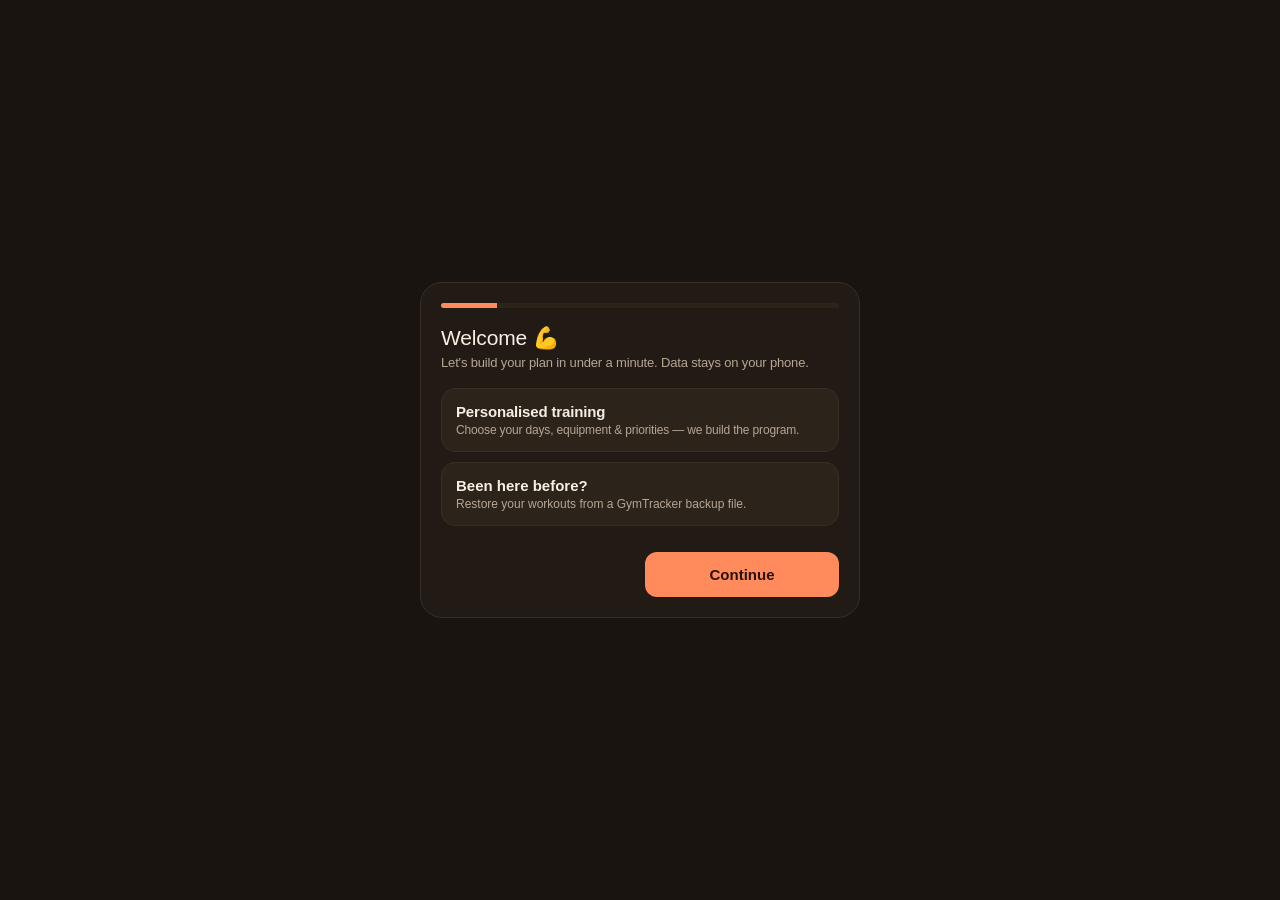
<file: files/index.html>
<!DOCTYPE html>
<html lang="en">
<head>
<meta charset="utf-8">
<meta name="viewport" content="width=device-width, initial-scale=1">
<meta name="referrer" content="no-referrer">
<meta http-equiv="Content-Security-Policy" content="default-src 'self'; script-src 'self' 'unsafe-inline'; style-src 'self' 'unsafe-inline'; img-src 'self' data: blob:; connect-src 'none'; media-src 'none'; object-src 'none'; frame-src 'none'; base-uri 'none'; form-action 'none'">
<title>Gym Tracker</title>
<link rel="stylesheet" href="css/app.css">
<script>try{if(window.GymNative&&GymNative.readLegacyWebPreferences){var __legacyPrefs=GymNative.readLegacyWebPreferences();if(__legacyPrefs){var __legacyMap=JSON.parse(__legacyPrefs);Object.keys(__legacyMap).forEach(function(k){localStorage.setItem(k,String(__legacyMap[k]));});GymNative.acknowledgeLegacyWebPreferences();}}}catch(e){}</script>
<script>try{var __t=localStorage.getItem("gymTheme");if(!__t){__t="dark";localStorage.setItem("gymTheme","dark");}document.documentElement.dataset.theme=__t;}catch(e){document.documentElement.dataset.theme="dark";}</script>
</head>
<body>

<div class="view" id="v-plan"></div>
<div class="view" id="v-recovery"></div>
<div class="view" id="v-workouts"></div>
<div class="view" id="v-exercises"></div>
<div class="view" id="v-stats"></div>
<div class="view" id="v-more"></div>

<nav class="bnav" id="bnav">
  <button data-v="plan"><span class="ic">🏋</span>Train</button>
  <button data-v="recovery"><span class="ic">♥</span>Recovery</button>
  <button data-v="stats"><span class="ic">📈</span>Progress</button>
  <button data-v="workouts"><span class="ic">📋</span>Plan</button>
  <button data-v="coach"><span class="ic">✦</span>Coach</button>
</nav>

<div class="logview" id="logView">
  <div class="loghd"><button class="bk" onclick="closeLog()">‹</button><div class="ti"><div class="a" id="logTitle">Workout</div><div class="b" id="logSub"></div></div><div class="sessclk" id="sessClock">0:00</div></div>
  <div class="logbody" id="logBody"></div>
  <div class="logfoot"><button class="btn" id="finishBtn" onclick="finishWorkout()">Finish Workout ✓</button></div>
</div>

<div class="chatview" id="chatView">
  <div class="loghd"><button class="bk" onclick="closeChat()">‹</button><div class="ti"><div class="a">✦ AI Coach</div><div class="b" id="chatSub">Powered by Claude</div></div><button class="bk" onclick="chatKeyMenu()">⋯</button></div>
  <div class="logbody" id="chatBody"></div>
  <div class="logfoot" id="chatFoot"></div>
</div>

<div class="timer" id="timer"><span class="lb">REST</span><span class="tt" id="timerT">1:30</span><span class="tact"><button class="add" id="timerSub">−15s</button><button class="add" id="timerAdd">+15s</button><button id="timerSkip">Skip</button></span></div>
<div class="toast" id="toast"></div>

<dialog id="inDlg"><div class="dh"><span id="inTitle">Input</span><button class="x" onclick="inDlg.close()">×</button></div><div class="db"><div class="fld"><label id="inLabel"></label><input id="inVal" style="text-align:left;font-weight:500;padding:0 12px"></div><div class="btnrow"><button id="inOk">OK</button></div></div></dialog>
<dialog id="swapDlg"><div class="dh"><span>Swap exercise</span><button class="x" onclick="swapDlg.close()">×</button></div><div class="db" id="swapBody"></div></dialog>
<dialog id="chartDlg"><div class="dh"><span id="chartTitle">Progress</span><button class="x" onclick="chartDlg.close()">×</button></div><div class="db" id="chartBody"></div></dialog>
<dialog id="plateDlg"><div class="dh"><span>Plate calculator</span><button class="x" onclick="plateDlg.close()">×</button></div><div class="db" id="plateBody"></div></dialog>
<dialog id="detDlg"><div class="dh"><span id="detTitle">Exercise</span><button class="x" onclick="detDlg.close()">×</button></div><div class="db" id="detBody"></div></dialog>
<dialog id="cuesDlg"><div class="dh"><span>Form cues</span><button class="x" onclick="cuesDlg.close()">×</button></div><div class="db" id="cuesBody"></div></dialog>
<dialog id="sumDlg"><div class="dh"><span>Workout complete 💪</span><button class="x" onclick="sumDlg.close()">×</button></div><div class="db" id="sumBody"></div></dialog>
<dialog id="bkDlg"><div class="dh"><span>Backup &amp; Restore</span><button class="x" onclick="bkDlg.close()">×</button></div><div class="db" id="bkBody"></div></dialog>
<dialog id="bwDlg"><div class="dh"><span>Bodyweight</span><button class="x" onclick="bwDlg.close()">×</button></div><div class="db" id="bwBody"></div></dialog>
<dialog id="prioDlg"><div class="dh"><span>Priorities</span><button class="x" onclick="prioDlg.close()">×</button></div><div class="db" id="prioBody"></div></dialog>
<dialog id="lvlDlg"><div class="dh"><span>Bench Angle Level</span><button class="x" onclick="closeLevel()">×</button></div>
  <div class="db">
    <div style="font-size:13px;color:#cfd8e3">Rest the phone <b>flat against the bench back-pad</b>, screen up. Updates live.<br><span style="color:var(--muted);font-size:12px">For incline chest, ~30° hits the upper chest most — past 45° the front delts take over (Rodríguez-Ridao et al., 2020).</span></div>
    <svg viewBox="0 0 240 138" style="width:100%;margin-top:8px"><path id="lvlArc" fill="none" stroke="#43434c" stroke-width="2"/><g id="lvlTicks"></g>
      <line id="lvlTarget" x1="30" y1="118" x2="30" y2="118" stroke="var(--gold)" stroke-width="3" stroke-dasharray="5 4"/>
      <line id="lvlNeedle" x1="30" y1="118" x2="30" y2="118" stroke="var(--accent)" stroke-width="5" stroke-linecap="round"/><circle cx="30" cy="118" r="6" fill="#f3f5f8"/></svg>
    <div style="text-align:center;font-size:54px;font-weight:800"><span id="lvlAngle">--</span><span style="font-size:28px;color:var(--muted)">°</span></div>
    <div id="lvlStatus" style="text-align:center;font-weight:700;color:var(--muted)">Reading sensor…</div>
    <div style="display:flex;align-items:center;justify-content:center;gap:8px;margin-top:14px"><span>Target</span><button id="tDec" class="mvbtn">−</button><span id="tVal" style="font-size:20px;font-weight:800;min-width:34px;text-align:center">30</span><span>°</span><button id="tInc" class="mvbtn">+</button></div>
    <div id="lvlMsg" style="text-align:center;color:var(--muted);font-size:12px;margin-top:10px;min-height:16px"></div>
  </div></dialog>

<div class="onb" id="onb"><div class="onbc"><div class="onbp"><div class="onbb" id="onbBar"></div></div><div class="onbs" id="onbStep"></div><div class="onbn"><button class="bk" id="onbBack">Back</button><button class="nx" id="onbNext">Continue</button></div></div></div>

<script src="js/lib/library.js"></script>
<script src="js/lib/program.js"></script>
<script src="js/core/00-util.js"></script>
<script src="js/core/01-native.js"></script>
<script src="js/core/02-state.js"></script>
<script src="js/core/02-storage.js"></script>
<script src="js/core/03-programs.js"></script>
<script src="js/core/04-history.js"></script>
<script src="js/features/09-smart-trainer.js"></script>
<script src="js/features/10-log.js"></script>
<script src="js/features/11-swap.js"></script>
<script src="js/features/12-coach.js"></script>
<script src="js/features/13-backup.js"></script>
<script src="js/features/14-onboarding.js"></script>
<script src="js/views/view-plan.js"></script>
<script src="js/views/view-recovery.js"></script>
<script src="js/views/view-workouts.js"></script>
<script src="js/views/view-exercises.js"></script>
<script src="js/views/view-stats.js"></script>
<script src="js/views/view-more.js"></script>
<script src="js/app.js"></script>
</body>
</html>
</file>
<file: files/css/app.css>
/* ===== Design tokens =====
 * Token VALUES live in the "Calm Coach" block further down (search for that heading) —
 * this file used to carry two full palettes (an earlier bronze/gold system here, plus
 * the green one below), left stacked after the redesign with the later block winning
 * the cascade. The dead bronze :root/[data-theme="dark"] blocks were removed entirely
 * so there's exactly one source of truth for color; only structural/layout rules for
 * .topbar/.bnav/.homeHero2/etc. remain here, refined by color/shape overrides below. */
*{box-sizing:border-box;-webkit-tap-highlight-color:transparent}
html,body{margin:0;background:var(--bg);color:var(--txt);font-family:-apple-system,BlinkMacSystemFont,"Segoe UI",Roboto,sans-serif;overflow-x:hidden}
body{padding-bottom:104px;background:var(--bg);min-height:100vh}
h1,h2,h3{margin:0}
.view{display:none}
.view.on{display:block}

/* ===== Top bar / shared segmented control / buttons ===== */
.topbar{position:sticky;top:0;z-index:18;background:var(--bg);padding:22px 18px 10px;display:flex;align-items:center;justify-content:space-between}
.topbar .t{font-size:22px;font-weight:500;letter-spacing:-.2px}
.topbar .r{color:var(--muted);font-weight:600;font-size:12px;letter-spacing:.5px}
main{padding:0 16px}
.seg{display:flex;background:var(--card2);border-radius:14px;padding:4px;margin:4px 16px 16px;border:1px solid var(--line)}
.seg button{flex:1;border:none;background:transparent;color:var(--muted);font-weight:600;font-size:14px;padding:11px;border-radius:11px}
.seg button.on{background:var(--card);color:var(--txt);box-shadow:0 1px 2px rgba(0,0,0,.06)}
.btn{display:block;width:100%;border:none;background:var(--grad);color:var(--ink);font-weight:500;font-size:16px;padding:16px;border-radius:14px}
.btn:active{transform:scale(.99)}
.btn.sec{background:var(--card2);color:var(--txt)}
.btn.ghost{background:transparent;border:1px solid var(--line);color:var(--txt)}

/* ===== Floating bottom nav ===== */
.bnav{position:fixed;left:14px;right:14px;bottom:14px;z-index:30;display:flex;justify-content:space-between;background:var(--card);border:1px solid var(--line);border-radius:22px;padding:10px 8px;box-shadow:0 4px 20px rgba(0,0,0,.06)}
.bnav button{flex:1;background:none;border:none;color:var(--muted);font-size:9px;font-weight:600;display:flex;flex-direction:column;align-items:center;gap:4px;letter-spacing:.3px}
.bnav button .ic{font-size:19px;line-height:1;width:38px;height:32px;display:flex;align-items:center;justify-content:center;border-radius:11px}
.bnav button.on{color:var(--txt)}

/* ===== Today / Plan: greeting, freshness, readiness/goal grids, resume, notes ===== */
.greet{display:flex;align-items:center;justify-content:space-between;padding:20px 18px 10px}
.greet .hi{font-size:13px;color:var(--muted);font-weight:500}
.greet .nm{font-size:24px;font-weight:500;letter-spacing:-.3px;margin-top:1px}
.coach{background:var(--info-bg);border:1px solid var(--info-line);color:var(--info-txt);font-weight:600;font-size:13px;padding:9px 14px;border-radius:99px;display:flex;align-items:center;gap:5px}
.resume{margin:0 16px 14px;background:var(--success-bg);border:1px solid var(--success-line);border-radius:16px;padding:13px 14px;display:flex;align-items:center;gap:12px}
.resume .txt{flex:1;min-width:0}.resume .a{font-weight:600;font-size:14px;color:var(--success-txt)}.resume .b{font-size:12px;color:var(--muted);margin-top:2px}
.resume button{border:none;border-radius:10px;background:var(--success-txt);color:var(--bg);font-weight:600;padding:10px 12px}
.heatgrid{display:grid;grid-template-columns:1fr 1fr;gap:10px;margin:8px 0 16px}
.heat{background:var(--card);border:1px solid var(--line);border-radius:14px;padding:11px}
.heat .top{display:flex;justify-content:space-between;font-size:12px;font-weight:600}.heat .bar{height:6px;background:var(--card2);border-radius:5px;overflow:hidden;margin-top:8px}.heat .fill{height:100%;border-radius:5px}
.insight{background:var(--info-bg);border:1px solid var(--info-line);border-radius:14px;padding:12px;margin:10px 0;color:var(--info-txt);font-size:13px;line-height:1.45}
.trainerBrief{margin:0 16px 12px;padding:12px;display:grid;grid-template-columns:34px 1fr auto;gap:10px;align-items:center;background:var(--card);border:1px solid var(--line);border-radius:14px}
.trainerMark{width:34px;height:34px;border-radius:10px;display:grid;place-items:center;background:var(--accent);color:var(--info-bg);font-size:11px;font-weight:900;letter-spacing:.5px}
.trainerTop{display:flex;align-items:center;gap:8px}.trainerTop b{font-size:14px}.trainerTop span{padding:3px 7px;border-radius:999px;background:var(--info-bg);color:var(--accent2);font-size:10px;font-weight:800;text-transform:uppercase;letter-spacing:.5px}
.trainerCopy{min-width:0}.trainerCopy p{margin:4px 0;font-size:12px;line-height:1.35;color:var(--txt)}.trainerCopy small{display:block;color:var(--muted);font-size:10px;white-space:nowrap;overflow:hidden;text-overflow:ellipsis}
.trainerBrief>button,.coachAsk{border:0;border-radius:10px;background:var(--accent);color:var(--info-bg);font-weight:800;padding:9px 11px}
.minirow{display:flex;gap:8px;flex-wrap:wrap;margin:8px 0}.minirow button{border:1px solid var(--line);background:var(--card2);color:var(--txt);border-radius:10px;padding:8px 10px;font-size:12px;font-weight:600}
.notesbox{width:100%;min-height:90px;background:var(--card2);border:1px solid var(--line);border-radius:12px;color:var(--txt);padding:10px;font-size:14px;resize:vertical}
.spark{display:flex;align-items:flex-end;gap:3px;height:42px;margin-top:8px}.spark span{flex:1;min-width:5px;background:var(--accent);border-radius:4px 4px 0 0;opacity:.85}
.photoGrid{display:grid;grid-template-columns:1fr 1fr;gap:10px;margin-top:10px}.photoGrid img{width:100%;aspect-ratio:3/4;object-fit:cover;border-radius:12px;border:1px solid var(--line);background:var(--card2)}
.goalgrid{display:grid;grid-template-columns:1fr 1fr;gap:10px}.goal{border:1px solid var(--line);background:var(--card);border-radius:14px;padding:12px;font-weight:600;font-size:13px}.goal.on{border-color:var(--accent);background:var(--card2);color:var(--accent)}
.readgrid{display:grid;grid-template-columns:1fr 1fr;gap:10px}.readgrid button{border:1px solid var(--line);background:var(--card2);color:var(--txt);border-radius:12px;padding:12px;font-weight:600}.readgrid button.on{border-color:var(--accent2);color:var(--accent2)}
.setup{background:var(--card2);border:1px dashed var(--line);border-radius:12px;padding:9px;margin-top:9px;color:var(--muted);font-size:12px}
.setup b{color:var(--accent2)}.setup button{float:right;border:none;background:transparent;color:var(--accent2);font-weight:600}

/* ===== Progress: bento stat cards ===== */
.bento{display:grid;grid-template-columns:1fr 1fr;gap:12px;margin-bottom:16px}
.bento .b{background:var(--card);border:1px solid var(--line);border-radius:18px;padding:16px}
.bento .b.wide{grid-column:1 / -1}
.bento .b .ic{font-size:20px;color:var(--muted)}
.bento .b .n{font-size:28px;font-weight:500;margin-top:8px;letter-spacing:-.5px}
.bento .b .l{font-size:12px;color:var(--muted);margin-top:2px}
.bento .b.hot{background:var(--grad);border:none;color:var(--ink)}.bento .b.hot .ic,.bento .b.hot .l{color:var(--ink);opacity:.75}

/* ===== Progress: History calendar ===== */
.calstats{display:flex;gap:8px;margin:4px 0 16px}
.calstats .c{flex:1;background:var(--card);border:1px solid var(--line);border-radius:14px;padding:12px;text-align:center}
.calstats .c b{display:block;font-size:19px;font-weight:500}
.calstats .c b.accent{color:var(--accent)}
.calstats .c span{font-size:10px;color:var(--muted);letter-spacing:.3px;text-transform:uppercase}
.calhd{display:flex;align-items:center;justify-content:space-between;margin:0 2px 10px}
.calhd .m{font-size:14px;font-weight:500}
.calhd button{border:none;background:transparent;color:var(--muted);font-size:15px;padding:6px}
.calwd{display:grid;grid-template-columns:repeat(7,1fr);gap:4px;font-size:10px;color:var(--muted);text-align:center;margin-bottom:6px;font-weight:500}
.calgrid{display:grid;grid-template-columns:repeat(7,1fr);gap:4px;margin-bottom:18px}
.calhint{margin:-6px 2px 18px;padding:10px 12px;border-radius:11px;background:var(--card2);color:var(--muted);font-size:12px;line-height:1.4;text-align:center}
.calday{aspect-ratio:1;border-radius:10px;display:flex;align-items:center;justify-content:center;font-size:12px;color:var(--muted)}
.calday.trained{background:var(--card2);color:var(--accent);font-weight:600;cursor:pointer}
.calday.trained:active{background:var(--accent);color:var(--ink)}
.calday.today{border:1.5px solid var(--accent)}
.calday.empty{visibility:hidden}

/* ===== Train/Workouts: featured + program grid ===== */
.featured{margin:2px 16px 18px;border-radius:16px;padding:20px;background:var(--card);border:1px solid var(--line)}
.featured .k{font-size:11px;font-weight:600;letter-spacing:1px;color:var(--accent);text-transform:uppercase}
.featured .nm{font-size:23px;font-weight:500;letter-spacing:-.3px;margin:5px 0 3px}
.featured .me{font-size:13px;color:var(--muted);margin-bottom:16px}
.featured .row{display:flex;gap:10px}
.featured button{flex:1;background:var(--grad);color:var(--ink);border:none;font-weight:500;padding:13px;border-radius:12px;font-size:14px}
.featured button.g{background:var(--card2);color:var(--txt)}
.seclabel{font-size:13px;color:var(--muted);font-weight:600;margin:0 18px 10px;letter-spacing:.2px}
.pgrid{display:grid;grid-template-columns:1fr 1fr;gap:12px;padding:0 16px}
.ptile{background:var(--card);border:1px solid var(--line);border-radius:18px;padding:16px;min-height:138px;display:flex;flex-direction:column;justify-content:space-between;position:relative}
.ptile.cur{border-color:var(--accent)}
.ptile .ico{font-size:30px}
.ptile .lvl{font-size:10px;font-weight:600;color:var(--accent2);letter-spacing:.5px;text-transform:uppercase}
.ptile .nm{font-size:15px;font-weight:600;line-height:1.12;margin-top:3px}
.ptile .dd{font-size:11px;color:var(--muted);margin-top:5px}
.ptile .tickcur{position:absolute;top:12px;right:12px;background:var(--accent);color:var(--ink);font-size:9px;font-weight:600;padding:3px 8px;border-radius:99px}

/* ===== Library/Exercises: search + muscle tiles ===== */
.searchbar{margin:2px 16px 16px;display:flex;align-items:center;gap:10px;background:var(--card);border:1px solid var(--line);border-radius:14px;padding:0 14px;height:48px}
.searchbar input{flex:1;background:none;border:none;color:var(--txt);font-size:15px;outline:none}
.searchbar .si{color:var(--muted);font-size:17px}
.mgrid{display:grid;grid-template-columns:1fr 1fr;gap:12px;padding:0 16px}
.mtile{border-radius:18px;padding:16px;min-height:100px;display:flex;flex-direction:column;justify-content:space-between;border:1px solid var(--line);background:var(--card)}
.mtile .ico{font-size:26px}
.mtile .a{font-size:15px;font-weight:600;margin-top:6px}
.mtile .b{font-size:11px;color:var(--muted);margin-top:1px}
.libfilter{display:flex;gap:7px;overflow-x:auto;margin:0 0 12px;padding-bottom:2px}
.libfilter button{flex:0 0 auto;border:1px solid var(--line);background:var(--card2);color:var(--txt);border-radius:99px;padding:8px 11px;font-size:12px;font-weight:600}
.libfilter button.on{border-color:var(--accent);color:var(--accent)}
.librarytag{font-size:10px;font-weight:600;color:var(--accent2);border:1px solid var(--accent2);border-radius:99px;padding:2px 7px;white-space:nowrap}

/* ===== Library muscle-detail list ===== */
.mrow{display:flex;align-items:center;gap:14px;padding:14px 0;border-bottom:1px solid var(--line)}
.mrow .mi{width:54px;height:54px;flex:0 0 54px;border-radius:13px;background:var(--card2);display:flex;align-items:center;justify-content:center;font-size:24px}
.mrow .mt{flex:1}.mrow .mt .a{font-size:16px;font-weight:600}.mrow .mt .b{font-size:12px;color:var(--muted);margin-top:2px;letter-spacing:.3px}
.mrow .ch{color:var(--muted);font-size:18px}

/* ===== Progress: stat cards + history rows ===== */
.stat3{display:flex;gap:10px;margin:6px 0 18px}
.stat3 .s{flex:1;background:var(--card);border:1px solid var(--line);border-radius:14px;padding:16px 8px;text-align:center}
.stat3 .s .ic{font-size:22px;color:var(--accent)}
.stat3 .s b{display:block;font-size:20px;margin-top:6px;font-weight:500}
.stat3 .s span{font-size:11px;color:var(--muted)}
.hitem{display:flex;justify-content:space-between;align-items:center;padding:13px;border:1px solid var(--line);border-radius:14px;margin-bottom:9px;background:var(--card)}
.hitem .d{font-weight:600;font-size:14px}.hitem .m{font-size:11px;color:var(--muted)}.hitem .v{text-align:right;font-size:12px;color:var(--accent)}

/* ===== More/Settings list ===== */
.slist{background:var(--card);border:1px solid var(--line);border-radius:16px;overflow:hidden;margin-bottom:16px}
.srow{display:flex;align-items:center;gap:16px;padding:16px 18px;border-bottom:1px solid var(--line)}
.srow:last-child{border-bottom:none}
.srow .si{color:var(--accent);font-size:19px;width:22px;text-align:center}
.srow .st{flex:1;font-size:15px}
.srow .sv{color:var(--muted);font-size:13px}
.empty{text-align:center;color:var(--muted);padding:40px 20px}
.empty .big{font-size:19px;font-weight:500;color:var(--txt);margin-bottom:6px}
/* theme toggle (segmented, reuses .seg visuals at a smaller scale within a settings row) */
.themeToggle{display:flex;background:var(--card2);border-radius:10px;padding:3px;gap:2px}
.themeToggle button{border:none;background:transparent;color:var(--muted);font-size:11px;font-weight:600;padding:6px 10px;border-radius:7px}
.themeToggle button.on{background:var(--card);color:var(--txt);box-shadow:0 1px 2px rgba(0,0,0,.08)}

/* ===== Log view (session) ===== */
.logview{position:fixed;inset:0;background:var(--bg);z-index:40;display:none;flex-direction:column}
.logview.on{display:flex}
.loghd{display:flex;align-items:center;gap:10px;padding:14px 14px 8px}
.loghd .bk{background:var(--card2);border:none;color:var(--txt);width:38px;height:36px;border-radius:10px;font-size:18px}
.loghd .ti{flex:1}.loghd .ti .a{font-size:16px;font-weight:600}.loghd .ti .b{font-size:12px;color:var(--muted)}
.logbody{flex:1;overflow:auto;padding:6px 14px 12px}
.logfoot{padding:10px 14px;border-top:1px solid var(--line);background:var(--bg)}
.ex{background:var(--card);border:1px solid var(--line);border-radius:16px;padding:13px;margin-bottom:12px}
.ex.done{border-color:var(--accent)}
.extop{display:flex;gap:12px;align-items:center}
.extop img{width:58px;height:58px;flex:0 0 58px;border-radius:12px;object-fit:cover;background:var(--card2);cursor:pointer}
.extop .meta{flex:1;min-width:0}.extop .nm{font-size:15px;font-weight:600;line-height:1.2}.extop .rp{color:var(--muted);font-size:12px;margin-top:3px}
.extop .swap{flex:0 0 auto;background:var(--card2);border:1px solid var(--line);color:var(--accent);width:38px;height:38px;border-radius:10px;font-size:17px}
.suggest{margin-top:10px;font-size:12.5px;color:var(--warn-txt);background:var(--warn-bg);border:1px dashed var(--warn-line);border-radius:10px;padding:9px 11px;display:flex;justify-content:space-between;align-items:center;gap:10px}
.suggest button{background:var(--warn-txt);color:var(--warn-bg);border:none;border-radius:8px;padding:7px 10px;font-weight:600;font-size:12px}

/* Coach tabs (Info / Drop set / Superset): one segmented control + one panel below,
   replacing what used to be 3 separately-stacked boxes. */
.dropauto{margin-top:10px;font-size:12.5px;color:var(--drop-txt);background:var(--drop-bg);border:1px dashed var(--drop-line);border-radius:10px;padding:9px 11px;display:flex;justify-content:space-between;align-items:center;gap:10px;line-height:1.4}
.dropauto b{color:var(--drop-txt)}
.dropauto button{flex:0 0 auto;background:var(--drop-line);color:var(--drop-txt);border:none;border-radius:8px;padding:7px 10px;font-weight:600;font-size:12px;white-space:nowrap}
.superauto{margin-top:10px;font-size:12.5px;color:var(--super-txt);background:var(--super-bg);border:1px dashed var(--super-line);border-radius:10px;padding:9px 11px;display:flex;justify-content:space-between;align-items:center;gap:10px;line-height:1.4}
.superauto b{color:var(--super-txt)}
.superauto button{flex:0 0 auto;background:var(--super-line);color:var(--super-txt);border:none;border-radius:8px;padding:7px 10px;font-weight:600;font-size:12px;white-space:nowrap}
.coachtabs{display:flex;background:var(--card2);border-radius:10px;padding:3px;gap:2px;margin-top:10px}
.coachtabs button{flex:1;border:none;background:transparent;color:var(--muted);font-size:11.5px;font-weight:600;padding:8px 0;border-radius:8px}
.coachtabs button.on{background:var(--card);color:var(--txt);box-shadow:0 1px 2px rgba(0,0,0,.08)}
.coachtabs+.lastbox,.coachtabs+.dropauto,.coachtabs+.superauto{margin-top:7px}

/* ===== Sets grid: rows, weight stepper, drop-set nesting ===== */
.sethead{display:flex;gap:8px;margin-top:12px;font-size:11px;color:var(--muted);font-weight:600}
.sethead .a{flex:0 0 22px;text-align:center}.sethead .b,.sethead .c{flex:1;text-align:center}.sethead .e{flex:0 0 46px;text-align:center}.sethead .d{flex:0 0 44px;text-align:center}
.sethead .tg{flex:0 0 42px;text-align:center}
.setrow{display:flex;gap:8px;align-items:center;margin-top:8px}
.setrow .no{flex:0 0 22px;text-align:center;color:var(--muted);font-weight:600;font-size:13px}
.setrow input{flex:1;min-width:0;height:42px;background:var(--card2);border:1px solid var(--line);border-radius:10px;color:var(--txt);text-align:center;font-size:16px;font-weight:600;outline:none}
.setrow input::-webkit-outer-spin-button,.setrow input::-webkit-inner-spin-button{-webkit-appearance:none;margin:0}
.setrow input::placeholder{color:var(--muted)}
.setrow .x{flex:0 0 auto;color:var(--muted)}
.setrow .ok{flex:0 0 42px;height:42px;border:1px solid var(--line);background:var(--card2);color:var(--muted);border-radius:10px;font-size:17px;font-weight:600}
.setrow .ok.on{background:var(--accent);border-color:var(--accent);color:var(--ink)}
.setrow .rir{flex:0 0 44px;height:42px;border:1px solid var(--line);background:var(--card2);color:var(--muted);border-radius:10px;font-size:14px;font-weight:600}
.setrow .rir.on{border-color:var(--accent2);color:var(--accent2)}
/* +/- weight stepper: overlaid inside the existing weight cell so it never widens the row */
.wstep{position:relative;flex:1;min-width:0}
.wstep input{width:100%;padding:0 24px}
.wstep .stp{position:absolute;top:1px;width:24px;height:40px;border:none;background:transparent;color:var(--accent2);font-size:17px;font-weight:600;display:flex;align-items:center;justify-content:center;line-height:1}
.wstep .stp.dn{left:0}
.wstep .stp.up{right:0}
.wstep .stp:active{color:var(--accent)}
.setrow.drop .sw,.setrow.drop .sr{border-color:var(--drop-line);background:var(--drop-bg)}
.setrow.drop .no{color:var(--drop-txt)}
.setrow.warmset .sw,.setrow.warmset .sr{border-color:var(--warn-line);background:var(--warn-bg)}
.setrow.warmset .no{color:var(--warn-txt)}
/* Nest the drop set visually under the set it drops from — closer spacing + a connecting
   left rule + slight indent, so it reads as "set -> dropset" rather than a new peer set. */
.setrow.drop{margin-top:3px;margin-left:11px;padding-left:8px;border-left:2px solid var(--drop-line)}
.setadj{display:flex;gap:8px;margin-top:8px}
.setadj button{flex:1;height:32px;border-radius:9px;border:1px solid var(--line);background:transparent;color:var(--muted);font-size:12px;font-weight:600}
.settag{flex:0 0 42px;height:42px;border:1px solid var(--line);background:var(--card2);color:var(--muted);border-radius:10px;font-size:10px;font-weight:700;letter-spacing:.25px}
.settag.work{color:var(--txt)}
.settag.warm{border-color:var(--warn-line);color:var(--warn-txt);background:var(--warn-bg)}
.settag.fail{border-color:var(--fail-line);color:var(--fail-txt);background:var(--fail-bg)}
.settag.drop{border-color:var(--drop-line);color:var(--drop-txt);background:var(--drop-bg)}
.settag.t40{border-color:var(--accent2);color:var(--accent2)}
.settag.lp{border-color:var(--gold);color:var(--gold)}

/* ===== Log view: volume bar, chips, warm-up box, superset block, misc ===== */
.vbar{margin:10px 2px}
.vbar .vl{display:flex;justify-content:space-between;font-size:13px;font-weight:600;margin-bottom:5px}
.vbar .vl .vn{color:var(--muted);font-weight:500}
.vbar .vt{height:8px;background:var(--card2);border-radius:6px;overflow:hidden}
.vbar .vf{height:100%;border-radius:6px;transition:width .3s}
.cprog{display:flex;align-items:center;gap:10px;background:var(--info-bg);border:1px solid var(--info-line);border-radius:14px;padding:11px 12px;margin:2px 0 12px}
.cprog .ci{font-size:20px}.cprog .ct{flex:1;font-size:14px;color:var(--info-txt)}.cprog .ct div{color:var(--muted);font-size:12px;margin-top:2px}
.cprog button{flex:0 0 auto;background:var(--info-txt);color:var(--info-bg);border:none;border-radius:10px;padding:9px 13px;font-weight:600;font-size:13px}
.loadwarn{background:var(--warn-bg);border:1px solid var(--warn-line);color:var(--warn-txt);border-radius:12px;padding:11px 13px;font-size:13px;margin-bottom:12px;line-height:1.45}
.addexbtn{width:100%;margin:8px 0 6px;height:46px;background:var(--card2);border:1px dashed var(--line);color:var(--accent2);border-radius:12px;font-weight:600;font-size:14px}
.msel{display:flex;flex-wrap:wrap;gap:6px;margin-bottom:10px}
.msel .mm{background:var(--card2);border:1px solid var(--line);color:var(--muted);border-radius:20px;padding:6px 12px;font-size:12px;font-weight:600}
.msel .mm.on{border-color:var(--accent2);color:var(--accent2)}
.sessclk{margin-left:auto;font-size:14px;font-weight:600;color:var(--accent2);background:var(--card2);border:1px solid var(--line);border-radius:20px;padding:6px 12px;white-space:nowrap}
.ssblock{margin-top:10px;border-left:3px solid var(--super-line);padding-left:11px}
.sshd{font-size:12px;font-weight:600;color:var(--super-txt);margin-bottom:4px;display:flex;align-items:center;gap:8px;letter-spacing:.2px}
.sshd button{margin-left:auto;background:none;border:none;color:var(--muted);font-size:11px;text-decoration:underline}
.intsug{margin-top:10px;font-size:12.5px;color:var(--muted);display:flex;flex-wrap:wrap;gap:8px;align-items:center}
.intsug button{background:var(--card2);border:1px solid var(--accent2);color:var(--accent2);border-radius:18px;padding:7px 11px;font-weight:600;font-size:12px}
.chips{display:flex;gap:6px;flex-wrap:wrap;margin-top:10px}
.chip{font-size:11.5px;font-weight:500;background:var(--card2);border:1px solid var(--line);color:var(--txt);border-radius:99px;padding:6px 10px}
.chip b{color:var(--accent)} .chip.gold{border-color:var(--warn-line);color:var(--gold)}
.warm{margin-top:9px;font-size:12.5px;color:var(--success-txt);background:var(--success-bg);border:1px dashed var(--success-line);border-radius:10px;padding:9px;display:none}
.warm.on{display:block}.warm div{margin:3px 0}
.ttquick{display:flex;gap:7px;flex-wrap:wrap;margin-top:10px}
.ttquick button{border:1px solid var(--line);background:var(--card2);color:var(--txt);border-radius:9px;padding:7px 9px;font-size:11.5px;font-weight:600}
.logcoach{margin:0 0 12px;background:var(--info-bg);border:1px solid var(--info-line);border-radius:14px;padding:11px;color:var(--info-txt);font-size:12.5px;line-height:1.4}
.lastbox{margin:9px 0 0;background:var(--card2);border:1px solid var(--line);border-radius:12px;padding:9px 10px;color:var(--txt);font-size:12px;line-height:1.35}
.lastbox b{color:var(--accent2)}
.lastbox .muted{color:var(--muted)}
.ex.skipped,.ex.removed{opacity:.7;border-style:dashed}
.ex.skipped .sethead,.ex.skipped .setrow,.ex.skipped .setadj,.ex.skipped .chips,.ex.skipped .warm,.ex.skipped .intsug,.ex.skipped .suggest,.ex.skipped .lastbox,.ex.skipped .ttquick,.ex.skipped .setup,.ex.skipped .dropauto,.ex.skipped .superauto,
.ex.removed .sethead,.ex.removed .setrow,.ex.removed .setadj,.ex.removed .chips,.ex.removed .warm,.ex.removed .intsug,.ex.removed .suggest,.ex.removed .lastbox,.ex.removed .ttquick,.ex.removed .setup,.ex.removed .dropauto,.ex.removed .superauto{display:none}
.skipbox{margin-top:10px;border:1px solid var(--line);background:var(--card2);border-radius:12px;padding:10px;color:var(--muted);font-size:12px;display:flex;align-items:center;justify-content:space-between;gap:10px}
.skipbox b{color:var(--txt)}
.skipbox button,.exactions button{border:1px solid var(--line);background:var(--card2);color:var(--txt);border-radius:10px;padding:8px 10px;font-size:12px;font-weight:700}
.exactions{display:flex;gap:8px;flex-wrap:wrap;margin-top:10px}
.exactions button[data-act=skip]{color:var(--warn-txt);border-color:var(--warn-line)}
.exactions button[data-act=remove]{color:var(--fail-txt);border-color:var(--fail-line)}

/* ===== Rest timer / toast ===== */
/* Rest timer chip: compact pill pinned top-right just under the log header — far away
   from every tappable control (the old floating bar hovered near the Finish button and
   caused real mis-taps). Tap the chip to reveal +15s / Skip; it auto-collapses. */
.timer{position:fixed;top:62px;right:10px;opacity:0;pointer-events:none;transition:.25s;background:var(--card);border:1.5px solid var(--accent);border-radius:14px;padding:8px 12px;display:flex;align-items:center;gap:8px;z-index:55;box-shadow:0 4px 14px rgba(0,0,0,.14)}
.timer.on{opacity:1;pointer-events:auto}
.timer .tt{font-size:17px;font-weight:700}
.timer .lb{font-size:10px;color:var(--muted);font-weight:700;letter-spacing:.4px}
.timer .tact{display:none;gap:8px;margin-left:4px}
.timer.open .tact{display:flex}
.timer button{background:var(--card2);border:1px solid var(--line);color:var(--txt);border-radius:10px;padding:7px 11px;font-weight:600}
.timer .add{background:var(--accent);color:var(--ink);border:none}
.toast{position:fixed;bottom:150px;left:50%;transform:translateX(-50%);background:var(--txt);color:var(--bg);padding:10px 16px;border-radius:99px;font-size:13px;opacity:0;transition:.25s;pointer-events:none;z-index:80}
.toast.on{opacity:1}

/* ===== AI Coach chat ===== */
.chatview{position:fixed;inset:0;background:var(--bg);z-index:45;display:none;flex-direction:column}
.chatview.on{display:flex}
.cmsg{max-width:84%;padding:11px 14px;border-radius:16px;margin-bottom:10px;font-size:14px;line-height:1.5;white-space:pre-wrap}
.cmsg.user{margin-left:auto;background:var(--grad);color:var(--ink);border-bottom-right-radius:5px}
.cmsg.ai{margin-right:auto;background:var(--card);border:1px solid var(--line);border-bottom-left-radius:5px}
.cmsg.ai b{color:var(--accent2)}
.ctyping{margin-right:auto;color:var(--muted);font-size:13px;padding:6px 4px}
.cwelcome{text-align:center;color:var(--muted);padding:18px 10px 8px}
.cwelcome .big{font-size:18px;font-weight:500;color:var(--txt);margin-bottom:6px}
.csugs{display:flex;flex-wrap:wrap;gap:8px;justify-content:center;margin-top:14px}
.csug{background:var(--card2);border:1px solid var(--line);color:var(--txt);border-radius:99px;padding:9px 13px;font-size:13px;font-weight:500}
.cinput{display:flex;gap:8px;align-items:flex-end}
.cinput textarea{flex:1;min-height:46px;max-height:120px;height:46px;background:var(--card);border:1px solid var(--line);border-radius:16px;color:var(--txt);padding:12px 14px;font-size:15px;font-family:inherit;outline:none;resize:none}
.cinput .send{flex:0 0 auto;width:46px;height:46px;border-radius:14px;border:none;background:var(--grad);color:var(--ink);font-size:18px;font-weight:600}
.cinput .send:disabled{opacity:.5}
.coachgrid{display:grid;grid-template-columns:1fr 1fr;gap:10px;margin:10px 0 14px}
.coachcard{background:var(--card);border:1px solid var(--line);border-radius:14px;padding:12px}
.coachcard.wide{grid-column:1/-1}
.coachcard .k{font-size:10px;color:var(--muted);font-weight:600;text-transform:uppercase;letter-spacing:.5px}
.coachcard .v{font-size:22px;font-weight:500;margin-top:4px}
.coachcard .s{font-size:12px;color:var(--muted);margin-top:3px;line-height:1.35}
.coachline{display:flex;align-items:center;justify-content:space-between;gap:8px;background:var(--card2);border:1px solid var(--line);border-radius:12px;padding:10px 11px;margin:8px 0;font-size:13px}
.coachline b{color:var(--accent2)}

/* ===== Confetti / dialogs / option rows / plate calc / demo images ===== */
.confetti{position:fixed;top:-12px;width:9px;height:14px;z-index:90;border-radius:2px;pointer-events:none}
dialog{background:var(--card);color:var(--txt);border:1px solid var(--line);border-radius:18px;max-width:94vw;width:400px;padding:0}
dialog::backdrop{background:rgba(0,0,0,.5)}
.dh{display:flex;justify-content:space-between;align-items:center;padding:15px 16px;border-bottom:1px solid var(--line);font-weight:600}
.dh .x{background:none;border:none;color:var(--muted);font-size:20px}
.db{padding:15px 16px;max-height:66vh;overflow:auto;font-size:14px;line-height:1.55}
.db p{margin:0 0 11px}.db b{color:var(--accent)}
.opt{display:flex;gap:12px;align-items:center;padding:10px;border:1px solid var(--line);border-radius:12px;margin-bottom:9px;background:var(--card2)}
.opt.cur{border-color:var(--accent)}
.opt img{width:52px;height:52px;border-radius:9px;object-fit:cover;background:var(--card);flex:0 0 52px}
.opt .o{flex:1;min-width:0}.opt .o .t{font-size:14px;font-weight:600}.opt .o .s{font-size:11px;color:var(--muted)}
.opt .tag{font-size:10px;font-weight:600;color:var(--accent);border:1px solid var(--accent);border-radius:99px;padding:2px 7px}

/* body-heatmap: which muscles a workout day / program trains, front + back */
.bodyhm{display:flex;gap:16px;justify-content:center;margin:12px 0}
.bodyhm .bhFig{display:flex;flex-direction:column;align-items:center;gap:4px}
.bodyhm svg{width:60px;height:auto;overflow:visible}
.bodyhm .bhLbl{font-size:10px;color:var(--muted);text-transform:uppercase;letter-spacing:.5px;font-weight:700}
.bodyhm .base{fill:var(--card2);stroke:var(--line);stroke-width:1}
.bodyhm .reg{fill:var(--card2);stroke:var(--line);stroke-width:1;transition:fill .2s,stroke .2s}
.bodyhm .reg.on{fill:var(--accent);stroke:var(--accent)}
.opt .pvbtn{flex:0 0 auto;border:1px solid var(--accent2);background:var(--info-bg);color:var(--accent2);border-radius:10px;padding:8px 10px;font-size:12px;font-weight:700}
textarea{width:100%;height:110px;background:var(--card2);color:var(--txt);border:1px solid var(--line);border-radius:10px;padding:10px;font-size:12px;font-family:monospace}
.btnrow{display:flex;gap:10px;margin-top:10px}.btnrow button{flex:1;padding:12px;border-radius:11px;border:none;font-weight:600;background:var(--accent);color:var(--ink)}
.btnrow button.s{background:var(--card2);color:var(--txt);border:1px solid var(--line)}
.plate{display:inline-flex;align-items:center;justify-content:center;color:#fff;font-weight:600;font-size:12px;border-radius:6px;padding:6px 9px;margin:3px}
.detimg{width:100%;border-radius:14px;background:var(--card2);max-height:46vh;object-fit:contain}
.demowrap{position:relative}
.demobadge{position:absolute;top:10px;left:10px;background:rgba(0,0,0,.6);color:#fff;font-size:11px;font-weight:600;padding:4px 10px;border-radius:20px;letter-spacing:.5px;display:flex;align-items:center;gap:5px}
.demobadge::before{content:"";width:7px;height:7px;border-radius:50%;background:var(--fail-txt);animation:blink 1.4s infinite}
@keyframes blink{0%,100%{opacity:1}50%{opacity:.25}}
.democtl{position:absolute;right:10px;bottom:10px;display:flex;gap:7px;z-index:2}
.democtl button{border:1px solid rgba(255,255,255,.22);background:rgba(0,0,0,.6);color:#fff;border-radius:999px;padding:7px 10px;font-size:12px;font-weight:700}
.demowrap.paused .demobadge{background:rgba(0,0,0,.45)}
.demowrap.paused .demobadge::before{background:var(--gold);animation:none}

/* ===== Anatomy mini diagram ===== */
.anatsvg{width:30px;height:58px}
.anatsvg .mu{fill:var(--line)}.anatsvg .mu.on{fill:var(--accent)}
.anatsvg .bd{fill:var(--card2)}

/* ===== Onboarding ===== */
.onb{position:fixed;inset:0;z-index:200;background:var(--bg);display:none;align-items:center;justify-content:center;padding:16px}
.onb.on{display:flex}
.onbc{width:100%;max-width:440px;background:var(--card);border:1px solid var(--line);border-radius:22px;padding:20px;max-height:94vh;display:flex;flex-direction:column}
.onbp{height:5px;background:var(--card2);border-radius:99px;overflow:hidden;margin-bottom:18px}
.onbb{height:100%;background:var(--accent);width:20%;transition:.3s}
.onbs{overflow:auto;flex:1}.onbs h2{font-size:21px;font-weight:500;margin-bottom:4px}.onbs .sub{color:var(--muted);font-size:13px;margin-bottom:16px;line-height:1.4}
.onbn{display:flex;gap:10px;margin-top:16px}.onbn button{flex:1;padding:14px;border-radius:12px;border:none;font-weight:600;font-size:15px}
.onbn .nx{background:var(--grad);color:var(--ink)}.onbn .bk{background:var(--card2);color:var(--muted)}
.fld{margin-bottom:14px}.fld label{display:block;font-size:12px;color:var(--muted);margin-bottom:6px}
.fld input{width:100%;height:46px;background:var(--card2);border:1px solid var(--line);border-radius:12px;color:var(--txt);font-size:17px;font-weight:600;text-align:center;outline:none}
.fld input::-webkit-outer-spin-button,.fld input::-webkit-inner-spin-button{-webkit-appearance:none;margin:0}
.segm{display:flex;gap:8px}.segm button{flex:1;height:44px;border-radius:12px;border:1px solid var(--line);background:var(--card2);color:var(--muted);font-weight:600}.segm button.on{background:var(--grad);color:var(--ink);border-color:var(--grad)}
.obo{text-align:left;width:100%;padding:14px;border-radius:14px;border:1px solid var(--line);background:var(--card2);color:var(--txt);margin-bottom:10px}
.obo.on{border-color:var(--accent);background:var(--info-bg)}
.obo .t{font-size:15px;font-weight:600}.obo .d{font-size:12px;color:var(--muted);margin-top:3px}
.bmi{background:var(--card2);border:1px solid var(--line);border-radius:12px;padding:12px;text-align:center}.bmi b{font-size:22px}.bmi span{font-size:12px;color:var(--muted)}

/* ===== Progress: PR rows, program-audit grid ===== */
.prow{display:flex;align-items:center;gap:10px;padding:9px 10px;border:1px solid var(--line);border-radius:12px;background:var(--card);margin-bottom:8px}
.prow .rk{width:26px;height:26px;flex:0 0 26px;border-radius:50%;background:var(--card2);color:var(--txt);font-weight:600;font-size:12px;display:flex;align-items:center;justify-content:center}
.prow .rk.hot{background:var(--accent);color:var(--ink)}.prow .rk.cold{background:var(--card2);color:var(--muted)}
.prow .pn{flex:1;font-size:14px;font-weight:600}
.prow .mv{width:40px;height:36px;border-radius:9px;border:1px solid var(--line);background:var(--card2);color:var(--txt);font-size:15px;font-weight:600}
.prow .mv:disabled{opacity:.28}
.prow2{display:flex;justify-content:space-between;align-items:center;gap:10px;padding:12px;border:1px solid var(--line);border-radius:12px;background:var(--card);margin-bottom:9px}
.prow2 .pn{font-size:14px;font-weight:600;flex:1;min-width:0}
.prow2 .pn span{display:block;color:var(--muted);font-size:11px;font-weight:400;margin-top:2px}
.prow2 .pn .nb{display:inline-block;background:var(--accent);color:var(--ink);font-size:9px;font-weight:600;padding:1px 6px;border-radius:10px;margin-left:6px;vertical-align:middle}
.prow2 .pv{text-align:right;white-space:nowrap;font-size:14px}
.prow2 .pv b{color:var(--accent);font-size:15px;font-weight:600}
.prow2 .pv span{display:block;color:var(--muted);font-size:11px}
.auditgrid{display:grid;grid-template-columns:1fr 1fr;gap:9px;margin-top:10px}
.audit{background:var(--card);border:1px solid var(--line);border-radius:13px;padding:10px}
.audit.ok{border-color:var(--success-line)}.audit.low{border-color:var(--warn-line)}.audit.high{border-color:var(--fail-line)}
.audit .m{display:flex;justify-content:space-between;font-size:12px;font-weight:600}.audit .s{font-size:11px;color:var(--muted);margin-top:4px}
.audit .bar{height:6px;background:var(--card2);border-radius:99px;overflow:hidden;margin-top:8px}.audit .fill{height:100%;background:var(--accent2);border-radius:99px}
.startcta{margin:0 16px 14px;border:1px solid var(--line);background:var(--card);color:var(--txt);border-radius:18px;padding:14px}
.startcta button{width:100%;min-height:54px;border:none;border-radius:13px;background:var(--grad);color:var(--ink);font-size:16px;font-weight:500}
.startcta .sub{margin-top:8px;color:var(--muted);font-size:12px;font-weight:600;text-align:center}

/* ===== Home v2 (Today tab) ===== */
.home2{padding:0 0 18px}
.homebar{display:flex;align-items:center;justify-content:space-between;gap:12px;padding:22px 16px 8px}
.homehello{font-size:12px;color:var(--muted);font-weight:500;line-height:1.2}
.hometitle{font-size:23px;font-weight:500;letter-spacing:-.2px;margin-top:2px;line-height:1.1}
.homeCoach{flex:0 0 auto;border:1px solid var(--info-line);background:var(--info-bg);color:var(--info-txt);height:38px;padding:0 14px;border-radius:11px;font-size:12px;font-weight:600}
.homeResume2{margin:0 16px 10px;background:var(--success-bg);border:1px solid var(--success-line);border-radius:14px;padding:11px 12px;display:flex;align-items:center;gap:10px}
.homeResume2 .txt{flex:1;min-width:0}.homeResume2 .a{font-size:13px;font-weight:600;color:var(--success-txt)}.homeResume2 .b{font-size:12px;color:var(--muted);margin-top:2px;white-space:nowrap;overflow:hidden;text-overflow:ellipsis}
.homeResume2 button{border:1px solid var(--line);background:var(--card2);color:var(--txt);border-radius:10px;padding:8px 10px;font-size:12px;font-weight:600}
.homeResume2 button.primary{border:none;background:var(--success-txt);color:var(--success-bg)}
.homeHero2{margin:6px 16px 10px;border:1px solid var(--line);background:var(--card);border-radius:18px;padding:18px}
.homeHero2.rest{background:var(--card);border-color:var(--line)}
.homeHeroTop{display:flex;align-items:flex-start;gap:14px}
.homeHeroText{flex:1;min-width:0}
.homeEyebrow{font-size:11px;color:var(--accent);font-weight:600;text-transform:uppercase;letter-spacing:.3px;white-space:nowrap;overflow:hidden;text-overflow:ellipsis}
.homeHeroTitle{font-size:20px;font-weight:500;line-height:1.15;letter-spacing:-.2px;margin:5px 0 4px}
.homeHeroSub{color:var(--muted);font-size:13px;line-height:1.35;margin:0}
.homeProgress{position:relative;flex:0 0 58px;width:58px;height:58px}
.homeProgress svg{width:58px;height:58px;display:block}
.homeProgress .num{position:absolute;inset:0;display:flex;align-items:center;justify-content:center;flex-direction:column;font-size:15px;font-weight:600}
.homeProgress .num span{font-size:8px;color:var(--muted);font-weight:500;margin-top:1px}
.homePills{display:flex;gap:6px;flex-wrap:wrap;margin-top:13px}
.homePill{border:1px solid var(--line);background:var(--card2);color:var(--muted);border-radius:999px;padding:6px 9px;font-size:11px;font-weight:600;line-height:1}
.homeDivider{height:1px;background:var(--line);margin:16px 0}
.homeStart2{width:100%;height:50px;margin-top:0;border:none;border-radius:12px;background:var(--grad);color:var(--ink);font-size:15px;font-weight:500}
.homeStart2.secondary{background:var(--card2);color:var(--txt);border:1px solid var(--line)}
.homeActions2{display:grid;grid-template-columns:repeat(4,minmax(0,1fr));gap:8px;padding:0 16px 12px}
.homeActions2 button{height:40px;border:1px solid var(--line);background:var(--card);color:var(--txt);border-radius:11px;font-size:11px;font-weight:600;white-space:nowrap;overflow:hidden;text-overflow:ellipsis}
.homeActions2.compact{grid-template-columns:repeat(3,minmax(0,1fr));padding-top:2px;padding-bottom:18px}
.homeActions2.compact button{display:flex;align-items:center;justify-content:center;gap:6px;height:38px;color:var(--muted)}
.homeActions2 button:active,.homeStart2:active,.homeDay:active,.homeEx2:active{transform:scale(.99)}
.homeWeek2{display:flex;gap:6px;padding:4px 16px 16px}
.homeDay{flex:1;min-width:0;height:56px;border:none;background:transparent;text-align:center;display:flex;flex-direction:column;align-items:center;justify-content:center;gap:5px}
.homeDay .wd{font-size:10px;color:var(--muted);font-weight:500;line-height:1}
.homeDay .dt{font-size:12px;font-weight:600;line-height:1;width:26px;height:26px;border-radius:50%;display:flex;align-items:center;justify-content:center;color:var(--txt)}
.homeDay .pip{display:none}
.homeDay.train .dt{background:var(--card2)}
.homeDay.sel .dt{background:var(--grad);color:var(--ink)}
.homeDay.today:not(.sel) .dt{border:1.5px solid var(--accent)}
.homeMain2{padding:0 16px}
.homeSectionHead{display:flex;align-items:flex-end;justify-content:space-between;gap:12px;margin:2px 0 10px}
.homeSectionHead h3{font-size:15px;font-weight:500;letter-spacing:0}
.homeSectionHead p{margin:3px 0 0;color:var(--muted);font-size:12px}
.homeToggle{flex:0 0 auto;border:1px solid var(--line);background:var(--card2);color:var(--accent2);height:32px;border-radius:9px;padding:0 10px;font-size:11px;font-weight:600}
.homeExList{display:grid;gap:0}
.homeEx2{border:none;border-bottom:1px solid var(--line);background:transparent;border-radius:0;padding:12px 0;display:flex;align-items:center;gap:12px;min-height:0}
.homeExList .homeEx2:last-child{border-bottom:none}
.homeEx2.done{border-color:var(--line)}
.homeExNum{width:26px;height:26px;flex:0 0 26px;border-radius:8px;background:var(--card2);display:flex;align-items:center;justify-content:center;color:var(--muted);font-size:11px;font-weight:600}
.homeEx2.done .homeExNum{background:var(--accent);color:var(--ink)}
.homeExThumb{width:44px;height:44px;flex:0 0 44px;border-radius:10px;object-fit:cover;background:var(--card2)}
.homeExMid{flex:1;min-width:0}.homeExMid .nm{font-size:14px;font-weight:600;line-height:1.18;white-space:nowrap;overflow:hidden;text-overflow:ellipsis}.homeExMid .meta{font-size:12px;color:var(--muted);margin-top:3px;white-space:nowrap;overflow:hidden;text-overflow:ellipsis}
.homeExView{flex:0 0 auto;color:var(--muted);font-size:14px}
.homeRestBox{border:1px solid var(--info-line);background:var(--info-bg);border-radius:14px;padding:14px;color:var(--info-txt);font-size:13px;line-height:1.45}
@media(max-width:370px){
  .homeActions2{grid-template-columns:repeat(2,minmax(0,1fr))}
  .homeHeroTitle{font-size:18px}.homeHeroTop{gap:10px}.homeProgress{flex-basis:50px;width:50px;height:50px}.homeProgress svg{width:50px;height:50px}.homeExThumb{display:none}
}

/* ===== Calm Coach design system ===== */
/* "Spotter" palette. Warm paper ground, ONE friendly orange reserved for ACTIONS (buttons,
   the active tab, kickers) and three honest state colours that never take the action role —
   so orange always means "you can tap this" and never "careful". Replaces the Calm Coach
   green system, where the single --accent served as brand, action AND success at once, so
   seeing it told you nothing. Dark is the default and gets the primary tuning; light is kept
   fully coherent for the toggle in More > Theme. */
:root{
  --bg:#fdf9f3;--card:#ffffff;--card2:#f5eee4;--line:#e8ddcc;
  /* The light accents are two steps darker than the dark theme's #ff8a5c / #f0b959. The
     bright tones are fine as a FILL with white on them, but as small text they have to clear
     4.5:1 against the WORST light ground, which is --card2 (#f5eee4) — not white. Measured:
     #b54a1b -> 4.60 on card2, #996010 -> 4.52. The obvious #e8734a only reached 3.0. */
  --txt:#2a211a;--muted:#6e6156;--accent:#b54a1b;--accent2:#996010;--ink:#ffffff;--gold:#8a6220;--grad:#b54a1b;
  --info-bg:#f5eee4;--info-line:#e3d4be;--info-txt:#6e5540;
  --success-bg:#eaf4ec;--success-line:#c3e0ca;--success-txt:#34693f;
  /* Technique tags (drop set, superset) stay cool so they never read as a body-state
     signal; warn/fail are the state family — clay rather than red, so a hard session
     flags without scolding. */
  --drop-bg:#e8f2f0;--drop-line:#b9d9d2;--drop-txt:#2f6b60;
  --super-bg:#f2ecf7;--super-line:#dccce9;--super-txt:#5c4478;
  --warn-bg:#fbf1e1;--warn-line:#efd5a0;--warn-txt:#8a5a17;
  --fail-bg:#fbedea;--fail-line:#f0c6bc;--fail-txt:#a8412f;
}
[data-theme="dark"]{
  --bg:#191410;--card:#221b15;--card2:#2c231b;--line:#3a2e24;
  --txt:#f7efe4;--muted:#b6a695;--accent:#ff8a5c;--accent2:#f0b959;--ink:#2a1206;--gold:#f0b959;--grad:#ff8a5c;
  --info-bg:#241c15;--info-line:#4a3a2b;--info-txt:#d9c4ac;
  --success-bg:#17251a;--success-line:#2e5c39;--success-txt:#8fd9a0;
  --drop-bg:#14231f;--drop-line:#2f5c52;--drop-txt:#86cfc0;
  --super-bg:#221a26;--super-line:#55406b;--super-txt:#c3a8da;
  --warn-bg:#2a2113;--warn-line:#6b5227;--warn-txt:#f5c97e;
  --fail-bg:#2a1713;--fail-line:#7a382c;--fail-txt:#f09384;
}
html,body{font-family:Inter,-apple-system,BlinkMacSystemFont,"Segoe UI",Roboto,sans-serif;letter-spacing:-.01em}
body{padding-bottom:92px}
.topbar{padding:26px 20px 13px}.topbar .t{font-size:28px;font-weight:750;letter-spacing:-.7px}.topbar .r{font-size:10px;color:var(--accent);font-weight:750}
main{padding:0 20px}
.bnav{left:0;right:0;bottom:0;border-width:1px 0 0;border-radius:0;padding:9px 6px calc(9px + env(safe-area-inset-bottom));box-shadow:0 -8px 30px rgba(60,40,24,.07);background:color-mix(in srgb,var(--card) 94%,transparent);backdrop-filter:blur(18px)}
.bnav button{font-size:10px;font-weight:650;gap:3px}.bnav button .ic{height:29px}.bnav button.on{color:var(--accent)}
.btn,.homeStart2,.featured button,.logfoot .btn{background:var(--accent);color:var(--ink);font-weight:700;border-radius:14px;box-shadow:0 8px 20px rgba(200,90,50,.18)}
.homebar{padding:27px 20px 12px}.homehello{font-size:13px}.hometitle{font-size:30px;font-weight:760;letter-spacing:-.8px}.homeCoach{border:0;background:var(--info-bg);color:var(--accent);height:42px;border-radius:13px;font-weight:700}
.homeWeek2{padding:2px 20px 17px;gap:4px}.homeDay{height:59px}.homeDay .dt{width:31px;height:31px}.homeDay.train .dt{background:transparent}.homeDay.sel .dt{background:var(--accent);color:var(--ink);box-shadow:0 6px 15px rgba(200,90,50,.24)}
.homeHero2{margin:4px 20px 13px;border:0;border-radius:22px;padding:21px;background:linear-gradient(145deg,#e8734a,#d15f3a);color:#fff;box-shadow:0 14px 34px rgba(200,90,50,.18)}
[data-theme="dark"] .homeHero2{background:linear-gradient(145deg,#e8734a,#b8502f);box-shadow:none}
.homeHero2 .homeEyebrow,.homeHero2 .homeHeroSub,.homeHero2 .homeProgress .num span{color:rgba(255,255,255,.72)}
.homeHero2 .homeHeroTitle{font-size:25px;font-weight:750}.homeHero2 .homePill{border-color:rgba(255,255,255,.16);background:rgba(255,255,255,.1);color:#fff}.homeHero2 .homeStart2{background:#fff;color:#d15f3a;box-shadow:none;height:54px;font-weight:750;margin-top:16px}.homeHero2 .homeProgress circle:first-child{stroke:rgba(255,255,255,.2)!important}.homeHero2 .homeProgress circle:last-child{stroke:#fff!important}
.homeHero2.rest{background:var(--card);color:var(--txt);border:1px solid var(--line);box-shadow:none}.homeHero2.rest .homeEyebrow,.homeHero2.rest .homeHeroSub{color:var(--muted)}
.smartBrief{margin:0 20px 15px!important;padding:15px 16px!important;border:0!important;border-radius:17px!important;background:var(--card)!important;color:var(--txt)!important;box-shadow:0 3px 16px rgba(60,40,24,.05)}
.smartBrief>b{color:var(--accent);font-size:14px}.smartBrief .btnrow{margin-top:10px}.smartBrief button{background:var(--info-bg);color:var(--accent);border:0;border-radius:10px;font-weight:700}
.homeMain2{padding:0 20px}.homeSectionHead h3{font-size:17px;font-weight:720}.homeEx2{padding:14px 0}.homeExNum{border-radius:50%;background:var(--info-bg);color:var(--accent)}.homeExThumb{border-radius:12px}.homeExMid .nm{font-weight:680}.homeActions2.compact{padding-left:20px;padding-right:20px}.homeActions2 button{border:0;background:var(--card);border-radius:13px}
.featured,.ptile,.bento .b,.calstats .c,.slist,.hitem,.stat3 .s{border:0;box-shadow:0 3px 16px rgba(60,40,24,.045)}
.featured{margin:2px 20px 19px;border-radius:21px;padding:21px}.pgrid,.mgrid{padding:0 20px;gap:13px}.ptile,.mtile{border:0;border-radius:20px}.ptile.cur{box-shadow:inset 0 0 0 2px var(--accent)}
.slist{border-radius:20px;margin-bottom:18px}.srow{padding:17px 18px}.srow .si{width:36px;height:36px;border-radius:11px;background:var(--info-bg);display:grid;place-items:center;color:var(--accent)}.srow .st{font-weight:620}
.themeToggle{background:var(--card2);border-radius:12px}.themeToggle button{padding:7px 9px}.themeToggle button.on{color:var(--accent);font-weight:750}
dialog{border-radius:24px!important;border:1px solid var(--line)!important;background:var(--card)!important}.dh{padding:18px 19px!important}.dh span{font-weight:720!important}.db{padding:4px 19px 21px!important}
.logview,.chatview{background:var(--bg)}.loghd{padding:18px 18px 11px;border-bottom:1px solid var(--line)}.loghd .bk{border-radius:50%;background:var(--card)}.loghd .ti .a{font-size:17px;font-weight:730}.sessclk{background:var(--info-bg);border:0;color:var(--accent)}.logbody{padding:12px 18px 140px}.logfoot{padding:12px 18px calc(12px + env(safe-area-inset-bottom));background:var(--card);box-shadow:0 -10px 30px rgba(40,26,16,.08);border:0}.logfoot .btn{height:55px;font-size:16px}
.logcoach{border:0;border-radius:16px;padding:14px;background:var(--info-bg)}.addexbtn{height:42px;border:0;background:transparent;color:var(--muted);font-size:12px}
.ex{border:0!important;background:var(--card)!important;border-radius:21px!important;padding:17px!important;margin-bottom:13px!important;box-shadow:0 3px 17px rgba(60,40,24,.055)}.ex.current{box-shadow:0 12px 32px rgba(180,80,45,.1)}.extop .nm{font-size:19px!important;font-weight:740!important}.extop img{width:58px!important;height:58px!important;border-radius:15px!important}.extop .swap{border:0;background:var(--card2);border-radius:12px}
.ex.upcoming>:not(.extop),.ex.done>:not(.extop){display:none!important}.ex.upcoming{opacity:.72;padding:13px 16px!important}.ex.done{opacity:.58;padding:13px 16px!important}.ex.upcoming .extop img,.ex.done .extop img{width:44px!important;height:44px!important}.ex.upcoming .extop .nm,.ex.done .extop .nm{font-size:15px!important}.ex.upcoming .extop .swap,.ex.done .extop .swap{display:none}.ex.done .extop .nm:after{content:"  ✓";color:var(--accent)}
.suggest{border:0;background:var(--info-bg);color:var(--info-txt);border-radius:13px;padding:11px 12px}.suggest button{background:var(--accent);color:var(--ink)}
.sethead{margin-top:18px}.setrow{gap:7px;margin-top:9px}.setrow input,.setrow .ok,.setrow .rir{height:48px;border:0;background:var(--card2);border-radius:12px}.setrow .ok{width:48px}.setrow .ok.on{background:var(--accent);color:var(--ink)}.setrow .rir.on{box-shadow:inset 0 0 0 1.5px var(--accent);color:var(--accent)}.wstep .stp{height:46px}.setadj button{border:0;background:var(--card2)}
.lastbox{border:0;border-radius:13px;padding:11px 12px}.coachtabs{border-radius:12px}.chips{margin-top:13px}.chip{border:0;padding:7px 10px}
.timer{background:var(--accent)!important;color:var(--ink)!important;border:0!important;box-shadow:0 8px 24px rgba(200,90,50,.26)!important}
.chatview .cwelcome .big{color:var(--accent)}.cmsg.ai{background:var(--card);border:0;border-radius:16px}.cmsg.user{background:var(--accent);color:var(--ink);border-radius:16px}.cinput{background:var(--card);border-radius:17px!important;border:0!important}.cinput .send{background:var(--accent)!important;color:var(--ink)!important}
@media(max-width:370px){.homebar{padding-left:16px;padding-right:16px}.homeHero2,.smartBrief{margin-left:16px!important;margin-right:16px!important}.logbody{padding-left:12px;padding-right:12px}.ex{padding:13px!important}.setrow{gap:4px}}

/* ===== Bench-angle level dialog stepper ===== */
.mvbtn{width:40px;height:38px;border-radius:10px;border:1px solid var(--line);background:var(--card2);color:var(--txt);font-size:18px;font-weight:600}

/* ===== Concept I · Adaptive Dark Trainer (v3.31) ===== */
html{color-scheme:dark}
[data-theme="light"]{color-scheme:light}
/* This section used to redeclare the whole dark token set, quietly winning the cascade over
   the block above — so the file had two dark palettes again, which is the exact problem the
   header comment claims was fixed. The duplicate is gone; the tokens above are the single
   source of truth for colour, and only the structural rules that follow belong here. */
[data-theme="dark"] body{
  background:
    radial-gradient(800px 380px at 50% -180px,rgba(255,138,92,.07),transparent 62%),
    var(--bg);
}
body{padding-bottom:94px}
.bnav{
  min-height:74px;padding:9px 5px calc(8px + env(safe-area-inset-bottom));
  background:rgba(22,17,13,.96);border-color:var(--line);box-shadow:0 -12px 34px rgba(0,0,0,.42);
}
[data-theme="light"] .bnav{background:rgba(255,255,255,.96)}
.bnav button{font-size:9px;font-weight:700;letter-spacing:.15px;gap:2px}
.bnav button .ic{height:31px;color:var(--muted);transition:.18s}
.bnav button.on{color:var(--accent)}
.bnav button.on .ic{color:var(--accent);background:rgba(255,138,92,.09)}

/* Focused training home */
.ciHome{padding-bottom:18px}
.ciTop{display:flex;align-items:center;justify-content:space-between;padding:25px 18px 10px}
.ciTop>div>span,.recHeader span,.recSectionHead span,.recSection summary span{display:block;color:var(--muted);font-size:10px;font-weight:800;letter-spacing:1.25px;text-transform:uppercase}
.ciTop h1,.recHeader h1{font-size:30px;line-height:1.05;letter-spacing:-1px;font-weight:780;margin:4px 0 0}
.ciTop .homeCoach{display:flex;align-items:center;gap:6px;height:40px;padding:0 13px;border:1px solid var(--line);background:var(--card);color:var(--txt)}
.ciTop .homeCoach svg{color:var(--accent)}
.ciResume{margin:0 18px 10px;background:var(--card);border-color:var(--accent);border-radius:15px}
.ciWeek{padding:4px 14px 14px;gap:3px}
.ciWeek .homeDay{height:58px;border:0;color:var(--txt);border-radius:13px}
.ciWeek .homeDay .wd{font-size:10px;font-weight:750}
.ciWeek .homeDay .dt{width:31px;height:31px;background:transparent;font-size:12px}
.ciWeek .homeDay.train .dt{background:transparent}
.ciWeek .homeDay.sel{background:var(--card)}
.ciWeek .homeDay.sel .dt{background:var(--accent);color:var(--ink);box-shadow:0 5px 16px rgba(255,138,92,.2)}
.ciWeek .homeDay.today:not(.sel) .dt{border-color:var(--accent)}
.ciWeek .homeDay.train .pip{display:block;width:3px;height:3px;border-radius:50%;background:var(--accent);margin-top:-2px}
.ciSchedule{display:grid;grid-template-columns:36px 1fr auto;align-items:center;gap:10px;margin:0 18px 13px;padding:13px;background:var(--card);border:1px solid var(--line);border-radius:16px}
.ciScheduleIcon,.ciAiMark{width:34px;height:34px;display:grid;place-items:center;border-radius:11px;background:var(--accent);color:var(--ink);font-size:10px;font-weight:900;letter-spacing:.4px}
.ciSchedule b{font-size:13px}.ciSchedule p{font-size:11.5px;line-height:1.35;color:var(--muted);margin:3px 0}.ciSchedule small{color:var(--accent2);font-size:10px}
.ciSchedule>button{border:0;border-radius:10px;background:var(--card2);color:var(--accent);font-size:11px;font-weight:800;padding:9px 11px}
.ciHero{margin:0 18px 14px;border:1px solid var(--line);border-radius:23px;overflow:hidden;background:var(--card);box-shadow:0 20px 50px rgba(0,0,0,.23)}
.ciHeroImage{height:220px;position:relative;overflow:hidden;background:var(--card)}
.ciHeroImage>img{width:100%;height:100%;object-fit:cover;object-position:center 37%;display:block;filter:saturate(.72) contrast(1.04)}
.ciHeroShade{position:absolute;inset:0;background:linear-gradient(180deg,rgba(20,15,11,.08) 12%,rgba(20,15,11,.35) 48%,rgba(20,15,11,.96) 100%)}
.ciHeroBadge{position:absolute;left:15px;top:14px;padding:6px 9px;background:rgba(20,15,11,.78);border:1px solid rgba(255,255,255,.14);border-radius:999px;color:var(--accent);font-size:9px;font-weight:900;letter-spacing:1.1px}
.ciHeroImageCopy{position:absolute;left:17px;right:17px;bottom:16px}
.ciHeroImageCopy>span{color:var(--accent);font-size:10px;font-weight:800;letter-spacing:.85px}
.ciHeroImageCopy h2{font-size:26px;line-height:1.04;letter-spacing:-.8px;margin:4px 0 5px;font-weight:780}
.ciHeroImageCopy p{margin:0;color:var(--muted);font-size:12px}
.ciMetrics{display:grid;grid-template-columns:1fr 1fr 1fr;border-bottom:1px solid var(--line)}
.ciMetrics>div,.ciMetrics>button{min-height:64px;display:flex;flex-direction:column;align-items:center;justify-content:center;gap:2px;background:transparent;border:0;border-right:1px solid var(--line);color:var(--txt)}
.ciMetrics>*:last-child{border-right:0}.ciMetrics b{font-size:17px;line-height:1;font-weight:760}.ciMetrics span{font-size:9px;color:var(--muted);text-transform:uppercase;letter-spacing:.7px}
.ciMetrics>button b{color:var(--accent)}
.ciHeroActions{display:grid;grid-template-columns:1fr auto;gap:9px;padding:13px}
.ciHeroActions .homeStart2{margin:0;height:52px;display:flex;align-items:center;justify-content:center;gap:7px;border-radius:14px;font-weight:800;background:var(--accent);box-shadow:0 9px 25px rgba(255,138,92,.14)}
.ciTargetBtn{min-width:83px;border:1px solid var(--line);border-radius:14px;background:var(--card2);color:var(--txt);font-size:12px;font-weight:750}
.ciProgress{height:4px;position:relative;background:var(--card2)}.ciProgress i{display:block;height:100%;background:var(--accent)}.ciProgress span{display:none}
.ciDecision{display:grid;grid-template-columns:36px 1fr auto!important;gap:10px!important;align-items:center;margin:0 18px 18px!important;padding:14px!important;background:linear-gradient(145deg,var(--card),var(--bg))!important;border:1px solid var(--line)!important;border-radius:17px!important;box-shadow:none!important}
.ciDecisionCopy{min-width:0}.ciDecisionTop{display:flex;align-items:center;gap:7px}.ciDecisionTop b{color:var(--txt);font-size:13px}.ciDecisionTop span{padding:3px 7px;border-radius:999px;background:rgba(255,138,92,.1);color:var(--accent);font-size:9px;font-weight:900;letter-spacing:.7px}
.ciDecisionCopy p{margin:4px 0;color:var(--muted);font-size:11.5px;line-height:1.38}.ciDecisionCopy small{display:block;color:var(--muted);font-size:9.5px}
.ciDecision>button{grid-column:3;border:0;border-radius:10px;background:var(--accent);color:var(--ink);font-size:11px;font-weight:800;padding:9px 11px}
.ciDecision .ciProgramSource{display:none}
.ciTimeline{padding:0 18px 3px}
.ciTimeline .homeSectionHead{align-items:center;margin:0 0 6px}
.ciTimeline .homeSectionHead>div>span{font-size:9px;letter-spacing:1px;color:var(--accent);font-weight:800}
.ciTimeline .homeSectionHead h3{font-size:20px;font-weight:760;margin-top:2px}
.ciTimeline .homeToggle{border:0;background:var(--card);height:34px;color:var(--muted)}
.ciTimeline .homeExList{position:relative}
.ciTimelineRow{position:relative;min-height:78px;padding:9px 0;border:0!important;gap:10px}
.ciTimelineRail{align-self:stretch;position:relative;width:29px;flex:0 0 29px;display:flex;justify-content:center}
.ciTimelineRail:after{content:"";position:absolute;top:31px;bottom:-12px;width:1px;background:var(--line)}
.ciTimelineRow:last-child .ciTimelineRail:after{display:none}
.ciTimelineRail>span{position:relative;z-index:1;width:27px;height:27px;display:grid;place-items:center;border:1px solid var(--line);border-radius:50%;background:var(--bg);color:var(--muted);font-size:10px;font-weight:800}
.ciTimelineRow.done .ciTimelineRail>span{background:var(--accent);border-color:var(--accent);color:var(--ink)}
.ciTimelineRow .homeExThumb{display:block!important;width:58px;height:58px;flex:0 0 58px;border-radius:14px;filter:saturate(.78)}
.ciTimelineRow .homeExMid .nm{font-size:14px;font-weight:720}.ciTimelineRow .homeExMid .meta{font-size:10.5px;margin-top:4px}
.ciTarget{font-size:10.5px;color:var(--accent2);font-weight:650;margin-top:4px}
.ciRecoveryTag{width:34px;flex:0 0 34px;text-align:center}.ciRecoveryTag:before{content:"";display:block;width:5px;height:5px;border-radius:50%;background:var(--rec-color);margin:0 auto 3px;box-shadow:0 0 8px var(--rec-color)}.ciRecoveryTag b{display:block;color:var(--txt);font-size:11px}.ciRecoveryTag span{display:block;color:var(--muted);font-size:7px;text-transform:uppercase}
.ciTimelineRow .homeExView{font-size:20px;color:var(--muted)}
.ciQuick{grid-template-columns:repeat(4,1fr);padding:12px 18px 20px;gap:7px}
.ciQuick button{height:55px;border:1px solid var(--line);display:flex;flex-direction:column;gap:5px;align-items:center;justify-content:center;color:var(--muted);font-size:9px;border-radius:14px;background:var(--card)}
.ciQuick button svg{color:var(--accent)}
.ciRestHero{margin:0 18px 15px;padding:18px;background:linear-gradient(145deg,var(--card),var(--bg));border:1px solid var(--line);border-radius:23px;display:grid;grid-template-columns:1fr auto;align-items:center;gap:12px}
.ciRestHero>div>span{color:var(--accent);font-size:9px;font-weight:900;letter-spacing:1px}.ciRestHero h2{font-size:24px;margin:4px 0}.ciRestHero p{color:var(--muted);font-size:12px;line-height:1.4;margin:0}.ciRestHero .ciHeroActions{grid-column:1/-1;padding:8px 0 0}

/* Recovery */
.recPage{padding-bottom:22px}.recHeader{display:flex;align-items:center;justify-content:space-between;padding:25px 18px 13px}.recHeader button{height:39px;border:1px solid var(--line);border-radius:12px;background:var(--card);color:var(--accent);padding:0 12px;font-size:11px;font-weight:800}
.recHero{margin:0 18px 14px;background:linear-gradient(155deg,var(--card),var(--bg));border:1px solid var(--line);border-radius:24px;padding:17px;overflow:hidden}
.recHeroTop{display:flex;align-items:center;gap:14px}.recHeroCopy{flex:1;min-width:0}.recHeroCopy>span{color:var(--accent);font-size:9px;font-weight:900;letter-spacing:.8px}.recHeroCopy h2{font-size:17px;line-height:1.15;margin:5px 0}.recHeroCopy p{font-size:11px;line-height:1.4;color:var(--muted);margin:0}
.recEngineState{display:flex;align-items:center;gap:6px;color:var(--muted);font-size:9px;margin-top:8px}.recEngineState i{width:6px;height:6px;border-radius:50%;background:var(--accent);box-shadow:0 0 9px var(--accent)}
.recRing{position:relative;width:104px;height:104px;flex:0 0 104px}.recRing svg{width:100%;height:100%;transform:rotate(-90deg)}.recRing circle{fill:none;stroke-width:8}.recRing .track{stroke:var(--card2)}.recRing .value{stroke:var(--accent);stroke-linecap:round}
.recRing>div{position:absolute;inset:0;display:flex;align-items:center;justify-content:center;flex-direction:column}.recRing b{font-size:27px;line-height:1;font-weight:780}.recRing span{font-size:7px;color:var(--muted);text-transform:uppercase;letter-spacing:.5px;margin-top:3px}
.recMap{margin-top:14px;padding-top:12px;border-top:1px solid var(--line)}.recMap .bodyhm{gap:42px;margin:0}.recMap .bodyhm svg{width:86px}.recMap .bodyhm .base,.recMap .bodyhm .reg{fill:var(--card2);stroke:var(--line)}.recMap .bhLbl{font-size:8px}
.recLegend{display:flex;justify-content:center;gap:12px;margin-top:4px;color:var(--muted);font-size:8px}.recLegend span{display:flex;align-items:center;gap:4px}.recLegend i{width:6px;height:6px;border-radius:50%}.recLegend .ready{background:var(--success-txt)}.recLegend .recovering{background:var(--warn-txt)}.recLegend .fatigued{background:var(--fail-txt)}
.recCoachCard{display:grid;grid-template-columns:35px 1fr;gap:11px;margin:0 18px 16px;padding:14px;background:var(--card);border:1px solid var(--info-line);border-radius:17px}.recCoachCard>div:nth-child(2)>span{color:var(--accent);font-size:8px;font-weight:900;letter-spacing:.8px}.recCoachCard b{display:block;font-size:15px;margin:3px 0}.recCoachCard p{font-size:11px;line-height:1.38;color:var(--muted);margin:0}.recCoachCard small{font-size:9px;color:var(--muted)}.recCoachCard>button{grid-column:2;justify-self:start;border:0;border-radius:10px;background:var(--accent);color:var(--ink);font-size:10px;font-weight:850;padding:9px 11px}
.recSection{margin:0 18px 14px}.recSectionHead{display:flex;align-items:flex-end;justify-content:space-between;margin-bottom:8px}.recSectionHead h3,.recSection summary h3{font-size:18px;margin:3px 0 0}.recSectionHead>small{color:var(--muted);font-size:10px}
.recMuscleList{background:var(--card);border:1px solid var(--line);border-radius:18px;overflow:hidden}.recMuscle{width:100%;min-height:57px;padding:10px 12px;display:flex;align-items:center;gap:10px;border:0;border-bottom:1px solid var(--line);background:transparent;color:var(--txt);text-align:left}.recMuscle:last-child{border-bottom:0}.recDot{width:7px;height:7px;border-radius:50%;background:var(--rec-color);box-shadow:0 0 8px var(--rec-color)}.recMuscleCopy{flex:1;min-width:0}.recMuscleCopy b{display:block;font-size:13px}.recMuscleCopy small{display:block;color:var(--muted);font-size:9px;margin-top:2px}.recMuscle>strong{font-size:13px;color:var(--rec-color,var(--txt))}.recChevron{font-size:18px;color:var(--muted)}
.recWeekly{border:1px solid var(--line);border-radius:18px;background:var(--card);overflow:hidden}.recWeekly summary{display:flex;align-items:center;justify-content:space-between;padding:14px;list-style:none}.recWeekly summary::-webkit-details-marker{display:none}.recWeekly summary>b{color:var(--accent);font-size:10px}.recVolumeList{padding:0 14px 12px}.recVolume{padding:8px 0}.recVolume>div:first-child{display:flex;justify-content:space-between;font-size:10px}.recVolume span{color:var(--muted)}.recVolumeBar{height:4px;border-radius:9px;background:var(--card2);overflow:hidden;margin-top:6px}.recVolumeBar i{display:block;height:100%;background:var(--accent);border-radius:9px}
.recSettings{width:calc(100% - 36px);margin:0 18px;height:48px;display:flex;align-items:center;justify-content:space-between;border:1px solid var(--line);border-radius:14px;background:transparent;color:var(--muted);padding:0 14px;font-size:11px}
.recAdjust{text-align:center}.recAdjustValue b{display:block;color:var(--accent);font-size:48px;line-height:1}.recAdjustValue span{font-size:10px;color:var(--muted);text-transform:uppercase}.recAdjust input{width:100%;accent-color:var(--accent);margin:23px 0 8px}.recAdjustScale{display:flex;justify-content:space-between;color:var(--muted);font-size:9px}

/* Plan, dialogs and learning controls */
.planQuick{display:grid;grid-template-columns:1fr 1fr;gap:9px;padding:0 20px 12px}.planQuick button{height:43px;border:1px solid var(--line);border-radius:13px;background:var(--card);color:var(--muted);font-size:11px;font-weight:700;display:flex;gap:6px;align-items:center;justify-content:center}.planQuick svg{color:var(--accent)}
.smartPlanHero{padding:14px;border:1px solid var(--info-line);background:var(--info-bg);border-radius:15px;margin-bottom:11px}.smartPlanHero>span{display:block;color:var(--accent);font-size:9px;font-weight:900;letter-spacing:1px}.smartPlanHero>b{display:block;font-size:24px;margin:3px 0}.smartPlanHero p{color:var(--muted);font-size:12px;margin:0}
.smartTargetRow{display:grid;grid-template-columns:1fr 1fr;gap:12px;padding:12px 2px;border-bottom:1px solid var(--line)}.smartTargetRow>div{min-width:0}.smartTargetRow b,.smartTargetRow strong{display:block;font-size:12px;color:var(--txt)}.smartTargetRow strong{text-align:right;color:var(--accent)}.smartTargetRow small{display:block;color:var(--muted);font-size:9px;line-height:1.35;margin-top:3px}.smartTargetRow>div:last-child small{text-align:right}.smartFinePrint{font-size:10px!important;color:var(--muted)!important;line-height:1.45!important;margin-top:11px!important}
.prefBlock{margin:12px 0;padding:12px;background:var(--card2);border:1px solid var(--line);border-radius:14px}.prefBlock>div:first-child{display:flex;align-items:center;justify-content:space-between}.prefBlock b{font-size:12px}.prefBlock small{color:var(--muted);font-size:8px}.prefButtons{display:grid;grid-template-columns:1fr 1fr 1fr;gap:6px;margin-top:9px}.prefButtons button{height:34px;border:1px solid var(--line);border-radius:9px;background:var(--card);color:var(--muted);font-size:9px;font-weight:750}.prefButtons button.on{border-color:var(--accent);background:rgba(255,138,92,.1);color:var(--accent)}
.smartDetailTarget{margin:12px 0;padding:12px;background:var(--info-bg);border:1px solid var(--info-line);border-radius:14px}.smartDetailTarget>span{display:block;color:var(--accent);font-size:8px;font-weight:900;letter-spacing:.7px}.smartDetailTarget>b{display:block;color:var(--txt)!important;font-size:14px;margin:4px 0}.smartDetailTarget>small{display:block;color:var(--muted);font-size:10px}

/* Focused live workout: one expanded exercise, one adaptive target */
.logview{background:var(--bg)}.loghd{background:rgba(25,20,16,.96);border-color:var(--line)}.loghd .bk{background:var(--card);border:1px solid var(--line)}.sessclk{background:var(--card);color:var(--accent)}
.logbody{padding-top:8px}.logcoach{background:transparent;border:1px solid var(--line);color:var(--muted);font-size:10px}.logcoach b{color:var(--txt)}
.ex.current{display:flex;flex-direction:column;border:1px solid var(--info-line)!important;background:var(--card)!important;box-shadow:0 18px 44px rgba(0,0,0,.3)!important}.ex.current>*{order:4}.ex.current>.extop{order:0}.ex.current>.smartLiveTarget{order:1}.ex.current>.sethead,.ex.current>.setrow{order:2}.ex.current>.ttquick,.ex.current>.minirow,.ex.current>.setup{order:5}.ex.current .extop img{width:72px!important;height:72px!important}.ex.current .extop .nm{font-size:20px!important}.ex.upcoming,.ex.done{border:1px solid transparent!important;background:var(--bg)!important;box-shadow:none!important}
.smartLiveTarget{margin-top:13px;padding:12px;border:1px solid var(--info-line);border-radius:14px;background:linear-gradient(145deg,var(--info-bg),var(--bg))}.smartLiveTarget.live{border-color:var(--accent)}
.smartLiveHead,.smartLivePrescription,.smartLiveFoot{display:flex;align-items:center;justify-content:space-between;gap:10px}.smartLiveHead>span{display:flex;align-items:center;gap:6px;color:var(--accent);font-size:8px;font-weight:900;letter-spacing:.9px}.smartLiveHead i{width:6px;height:6px;border-radius:50%;background:var(--accent);box-shadow:0 0 8px var(--accent)}.smartLiveHead small{font-size:8px;color:var(--muted)}
.smartLivePrescription{margin-top:7px}.smartLivePrescription strong{font-size:20px;letter-spacing:-.4px}.smartLivePrescription em{font-style:normal;color:var(--muted);font-weight:400}.smartLivePrescription>span{font-size:10px;color:var(--muted)}.smartLiveTarget>p{font-size:10px;line-height:1.35;color:var(--muted);margin:6px 0 10px}.smartLiveFoot>span{color:var(--rec-color);font-size:9px;font-weight:750}.smartLiveFoot>button{border:0;border-radius:9px;background:var(--accent);color:var(--ink);font-size:9px;font-weight:850;padding:8px 10px}
.ex.current .ttquick{overflow-x:auto;flex-wrap:nowrap}.ex.current .ttquick button{white-space:nowrap}.ex.current .chips{display:flex;overflow-x:auto;flex-wrap:nowrap;padding-bottom:2px}.ex.current .chip{flex:0 0 auto}
.logfoot{background:var(--bg);box-shadow:0 -14px 38px rgba(0,0,0,.42)}.logfoot .btn{background:var(--accent);color:var(--ink)}
.timer{background:var(--accent)!important;color:var(--ink)!important}

/* Concept H progress and coach surfaces */
.seg{border:0;background:var(--card);padding:3px}.seg button.on{background:var(--card2);color:var(--accent);box-shadow:none}
.bento .b,.calstats .c,.slist,.featured,.ptile,.hitem{border:1px solid var(--line);box-shadow:none}
.bento .b.hot{background:var(--info-bg);color:var(--txt);border:1px solid var(--info-line)}.bento .b.hot .ic,.bento .b.hot .l{color:var(--accent)}
.chatview{background:var(--bg)}.chatview .loghd{background:var(--bg)}.cmsg.ai{border:1px solid var(--line);background:var(--card)}.cmsg.user{background:var(--accent);color:var(--ink)}.cinput{border:1px solid var(--line)!important;background:var(--card)!important}

@media(max-width:370px){
  .ciTop,.recHeader{padding-left:15px;padding-right:15px}.ciHero,.ciDecision,.ciSchedule,.recHero,.recCoachCard,.recSection{margin-left:15px!important;margin-right:15px!important}
  .ciHeroImage{height:192px}.ciHeroImageCopy h2{font-size:23px}.ciTimeline{padding-left:15px;padding-right:15px}
  .ciTimelineRow .homeExThumb{display:block!important;width:50px;height:50px;flex-basis:50px}.ciRecoveryTag{display:none}
  .recHeroTop{align-items:flex-start}.recRing{width:88px;height:88px;flex-basis:88px}.recRing b{font-size:23px}.recMap .bodyhm svg{width:72px}
  .smartTargetRow{grid-template-columns:1fr}.smartTargetRow strong,.smartTargetRow>div:last-child small{text-align:left}
}

/* ===== Focused workout queue ===== */
.logFocusNav{margin:0 0 12px;padding:12px;border:1px solid var(--line);border-radius:17px;background:var(--card)}
.logFocusTop{display:flex;align-items:center;justify-content:space-between;gap:10px}
.logFocusTop>div>span{display:block;color:var(--accent);font-size:8px;font-weight:900;letter-spacing:1px}
.logFocusTop>div>b{display:block;margin-top:3px;font-size:13px}
.logFocusTop>button{height:34px;padding:0 11px;border:1px solid var(--line);border-radius:10px;background:var(--card2);color:var(--accent);font-size:10px;font-weight:800}
.logQueue{display:flex;gap:7px;overflow-x:auto;padding:10px 0 8px;scroll-snap-type:x proximity;scrollbar-width:none}
.logQueue::-webkit-scrollbar{display:none}
.logQueueItem{height:37px;max-width:150px;flex:0 0 auto;display:flex;align-items:center;gap:7px;padding:0 10px 0 7px;border:1px solid var(--line);border-radius:11px;background:var(--card2);color:var(--muted);scroll-snap-align:start}
.logQueueItem>span{width:22px;height:22px;display:grid;place-items:center;flex:0 0 22px;border-radius:7px;background:var(--card);font-size:9px;font-weight:900}
.logQueueItem>b{overflow:hidden;text-overflow:ellipsis;white-space:nowrap;font-size:10px}
.logQueueItem.on{border-color:var(--accent);color:var(--txt);background:rgba(255,138,92,.08)}
.logQueueItem.on>span,.logQueueItem.done>span{background:var(--accent);color:var(--ink)}
.logQueueItem.done>b{text-decoration:line-through;text-decoration-thickness:1px}
.logFocusActions{display:grid;grid-template-columns:1fr auto 1fr;gap:7px}
.logFocusActions button{height:36px;border:1px solid var(--line);border-radius:10px;background:transparent;color:var(--muted);font-size:10px;font-weight:750}
.logFocusActions button:last-child{color:var(--accent)}
.ex.log-focus-hidden{display:none!important}
.ex.current.complete{border-color:var(--accent)!important}

/* ===== Completed session detail + correction ===== */
.daySession{margin-bottom:14px;padding:13px;border:1px solid var(--line);border-radius:17px;background:var(--card)}
.daySessionHead{display:flex;align-items:center;justify-content:space-between;gap:10px;margin-bottom:10px}
.daySessionHead span,.adherenceHead span,.buildPreviewHead span,.scheduleTool>span{display:block;color:var(--accent);font-size:8px;font-weight:900;letter-spacing:1px}
.daySessionHead h3,.adherenceHead h3,.scheduleTool h3{font-size:16px;margin:3px 0 0}
.daySessionHead>button{height:34px;border:1px solid var(--line);border-radius:10px;background:var(--card2);color:var(--accent);padding:0 12px;font-size:10px;font-weight:800}
.daySession .stat3{margin-bottom:8px}.daySession .stat3 .s{background:var(--card2)}
.dayAdherence{position:relative;height:22px;margin:8px 0 10px;border-radius:8px;background:var(--card2);overflow:hidden}
.dayAdherence>i{position:absolute;inset:0 auto 0 0;background:rgba(255,138,92,.18)}
.dayAdherence>span{position:relative;z-index:1;display:block;padding:5px 8px;color:var(--txt);font-size:9px;font-weight:800}
.daySessionNote{color:var(--muted);font-size:11px;line-height:1.4;margin:7px 2px}
.historyExercise{border-top:1px solid var(--line);padding:9px 0}
.historyExercise:first-child{margin-top:8px}.historyExercise summary{display:flex;align-items:center;justify-content:space-between;gap:10px;list-style:none;cursor:pointer}
.historyExercise summary::-webkit-details-marker{display:none}.historyExercise summary b{display:block;font-size:12px}.historyExercise summary span{display:block;color:var(--muted);font-size:9px;margin-top:2px}.historyExercise summary strong{color:var(--accent);font-size:9px}
.historySetList{padding:5px 0 0 10px}.historySetList>div{padding:6px 0;border-bottom:1px dashed var(--line);color:var(--muted);font-size:10px}.historySetList>div:last-child{border-bottom:0}
.adherenceCard{margin:14px 0;padding:13px;border:1px solid var(--line);border-radius:17px;background:var(--card)}
.adherenceHead{display:flex;align-items:flex-end;justify-content:space-between;margin-bottom:7px}.adherenceHead small{color:var(--muted);font-size:9px}
.adherenceRow{position:relative;width:100%;min-height:54px;display:flex;align-items:center;justify-content:space-between;gap:10px;padding:9px 3px 12px;border:0;border-bottom:1px solid var(--line);background:transparent;color:var(--txt);text-align:left;overflow:hidden}
.adherenceRow:last-child{border-bottom:0}.adherenceRow>span:first-child{min-width:0}.adherenceRow b,.adherenceRow strong{display:block;font-size:11px;overflow:hidden;text-overflow:ellipsis;white-space:nowrap}.adherenceRow strong{text-align:right;color:var(--accent)}.adherenceRow small{display:block;color:var(--muted);font-size:8px;margin-top:2px}.adherenceRow>span:last-of-type small{text-align:right}
.adherenceRow>i{position:absolute;left:3px;right:3px;bottom:5px;height:2px;border-radius:5px;background:linear-gradient(90deg,var(--accent) var(--adherence),var(--card2) var(--adherence))}
.workoutEditIntro{display:flex;flex-direction:column;gap:3px;padding:11px;margin-bottom:12px;border:1px solid var(--info-line);border-radius:13px;background:var(--info-bg)}.workoutEditIntro b{font-size:12px}.workoutEditIntro span{color:var(--muted);font-size:9px;line-height:1.4}
.workoutEditMeta,.workoutEditPair{display:grid;grid-template-columns:1fr 1fr;gap:8px}.workoutEditWide{grid-column:1/-1}
.workoutEditMeta label,.workoutEditExercise label{display:block}.workoutEditMeta small,.workoutEditExercise label>small,.workoutEditSet label>small{display:block;color:var(--muted);font-size:8px;font-weight:750;margin:0 0 4px}
.workoutEditMeta input,.workoutEditMeta select,.workoutEditMeta textarea,.workoutEditExercise input,.workoutEditExercise select{width:100%;min-height:40px;padding:0 9px;border:1px solid var(--line);border-radius:10px;background:var(--card2);color:var(--txt);font:inherit;font-size:11px}
.workoutEditMeta textarea{min-height:72px;padding:9px;resize:vertical}
.workoutEditExercise{margin-top:12px;padding:11px;border:1px solid var(--line);border-radius:15px;background:var(--card)}
.workoutEditExHead{display:flex;align-items:center;justify-content:space-between;margin-bottom:9px}.workoutEditExHead b{font-size:11px}.workoutEditExHead button{border:0;background:transparent;color:var(--fail-txt);font-size:9px;font-weight:800}
.workoutEditPair{grid-template-columns:1fr 1fr 88px;margin-top:8px}.workoutEditSet{display:grid;grid-template-columns:18px repeat(3,minmax(48px,1fr)) 72px 30px;align-items:end;gap:4px;padding:8px 0;border-bottom:1px solid var(--line)}
.workoutEditSet>span{align-self:center;color:var(--muted);font-size:9px;text-align:center}.workoutEditSet input,.workoutEditSet select{min-height:37px;padding:0 5px;text-align:center;font-size:10px}.workoutEditSet>button{height:37px;border:0;border-radius:8px;background:var(--card2);color:var(--fail-txt)}
.workoutEditAdd{width:100%;min-height:39px;margin-top:9px;border:1px dashed var(--line);border-radius:10px;background:transparent;color:var(--accent);font-size:10px;font-weight:800}.workoutEditAddExercise{margin:13px 0}

/* ===== Build today + dated planning ===== */
.buildIntro{margin-top:0;color:var(--muted);font-size:11px;line-height:1.45}
.buildField{margin:12px 0;padding:0;border:0}.buildField legend,.buildSelect>span{display:block;margin-bottom:7px;color:var(--txt);font-size:10px;font-weight:800}
.buildChoices{display:grid;grid-template-columns:repeat(4,1fr);gap:6px}.buildChoices.wrap{grid-template-columns:repeat(3,1fr)}
.buildChoices button{min-height:39px;border:1px solid var(--line);border-radius:10px;background:var(--card2);color:var(--muted);font-size:10px;font-weight:750}.buildChoices button.on{border-color:var(--accent);background:rgba(255,138,92,.1);color:var(--accent)}
.buildSelect{display:block;margin:14px 0}.buildSelect select{width:100%;height:43px;padding:0 10px;border:1px solid var(--line);border-radius:11px;background:var(--card2);color:var(--txt)}.buildSelect small{display:block;color:var(--muted);font-size:8px;line-height:1.4;margin-top:5px}
.buildPreview{margin-top:13px;padding:12px;border:1px solid var(--line);border-radius:15px;background:var(--card)}.buildPreviewHead{display:flex;align-items:center;justify-content:space-between;margin-bottom:6px}.buildPreviewHead>b{font-size:9px;color:var(--muted)}
.buildPreviewRow{display:flex;align-items:center;gap:9px;padding:8px 0;border-bottom:1px solid var(--line)}.buildPreviewRow:last-child{border-bottom:0}.buildPreviewRow>span{width:24px;height:24px;display:grid;place-items:center;border-radius:8px;background:var(--card2);color:var(--accent);font-size:9px;font-weight:900}.buildPreviewRow b{display:block;font-size:11px}.buildPreviewRow small{display:block;color:var(--muted);font-size:8px;margin-top:2px}
.scheduleTool{margin:12px 0;padding:12px;border:1px solid var(--line);border-radius:15px;background:var(--card)}
.scheduleDates{display:grid;grid-template-columns:repeat(7,1fr);gap:4px;margin-top:10px}.scheduleDates button{height:47px;display:flex;flex-direction:column;align-items:center;justify-content:center;border:1px solid var(--line);border-radius:9px;background:var(--card2);color:var(--txt)}.scheduleDates button b{font-size:9px}.scheduleDates button span{font-size:10px;color:var(--muted);margin-top:3px}.scheduleDates button:disabled{opacity:.35}
.scheduleModes{display:grid;grid-template-columns:1fr;gap:7px;margin-top:9px}.scheduleModes button{min-height:48px;display:flex;align-items:center;justify-content:space-between;padding:0 11px;border:1px solid var(--line);border-radius:11px;background:var(--card2);color:var(--txt);text-align:left}.scheduleModes button b{font-size:11px}.scheduleModes button small{color:var(--muted);font-size:8px}
.ciSchedule.manual .ciScheduleIcon{width:36px;background:var(--card2);color:var(--accent);font-size:7px}

/* ===== Rest day: train anyway ===== */
.restPick{background:var(--card2);border:1px solid var(--line);border-radius:16px;padding:14px;margin:12px 0}
.restPick>span{font-size:10px;font-weight:700;letter-spacing:.14em;color:var(--accent)}
.restPick h3{margin:3px 0 6px;font-size:19px;font-weight:700;letter-spacing:-.02em}
.restPick p{margin:0;color:var(--muted);font-size:13px;line-height:1.45}
.restMuscles{display:flex;flex-wrap:wrap;gap:6px;margin-top:11px}
.restMuscles span{font-size:11px;font-weight:640;padding:5px 10px;border-radius:99px;background:var(--card);border:1px solid var(--line)}
.restWarn{background:var(--warn-bg);border:1px solid var(--warn-line);color:var(--warn-txt);border-radius:14px;padding:12px 14px;margin-bottom:10px}
.restWarn b{display:block;font-size:14px;margin-bottom:3px}
.restWarn p{margin:0;font-size:12.5px;line-height:1.45;opacity:.92}
.restAltLabel{margin:16px 0 8px;font-size:11px;font-weight:700;letter-spacing:.12em;text-transform:uppercase;color:var(--muted)}
.restAlts{display:grid;grid-template-columns:1fr 1fr;gap:8px}
.restAlts button{display:flex;flex-direction:column;align-items:flex-start;gap:2px;padding:11px 12px;
  border:1px solid var(--line);background:var(--card);color:var(--txt);border-radius:13px;
  font-family:inherit;font-size:13.5px;font-weight:640;text-align:left}
.restAlts button small{color:var(--muted);font-size:11px;font-weight:500}

/* ===== Render error boundary ===== */
.renderFail{padding:26px 16px}
.renderFail h2{margin:0 0 8px;font-size:18px}
.renderFail p{margin:0 0 16px;color:var(--muted);font-size:14px;line-height:1.5}
.renderFail details{margin-top:16px;color:var(--muted);font-size:12px}
.renderFail code{display:block;margin-top:6px;padding:8px;background:var(--card2);border-radius:8px;word-break:break-word;font-size:11px}

/* ===== Accessibility ===== */
.calday{position:relative;border:0;background:transparent;font-family:inherit}
.calday.trained .calStatus{position:absolute;right:3px;bottom:2px;font-size:7px;font-weight:900;color:var(--accent)}
button:focus-visible,input:focus-visible,select:focus-visible,textarea:focus-visible,[role="button"]:focus-visible{outline:3px solid rgba(255,138,92,.55)!important;outline-offset:2px}
@media(prefers-reduced-motion:reduce){
  *,*::before,*::after{scroll-behavior:auto!important;animation-duration:.01ms!important;animation-iteration-count:1!important;transition-duration:.01ms!important}
  .homeActions2 button:active,.homeStart2:active,.homeDay:active,.homeEx2:active{transform:none!important}
}
@media(max-width:370px){
  .workoutEditSet{grid-template-columns:16px repeat(3,minmax(43px,1fr)) 62px 28px;gap:3px}.workoutEditSet input,.workoutEditSet select{font-size:9px}
  .buildChoices.wrap{grid-template-columns:1fr 1fr}.logFocusNav{padding:10px}
}

/* Trainer transparency, safety, recovery baseline and block scorecards */
.smartBeforeAfter{display:block;color:var(--accent2)!important;font-weight:750;margin-top:6px}
.smartEvidence,.smartAnchor{display:block;color:var(--muted);font-size:11px;line-height:1.4;margin-top:5px}
.smartAnchor{color:#e6bb72}.smartLiveTarget.safetyHold,.smartTargetRow.safetyHold,.ciDecision.safetyHold{border-color:rgba(255,107,98,.55);background:rgba(255,107,98,.07)}
.smartLiveFoot>div{display:flex;gap:6px;flex-wrap:wrap;justify-content:flex-end}.smartLiveFoot .ghost{background:transparent;color:var(--txt);border:1px solid var(--line)}
.safetyStop{margin:12px 0;padding:12px;border:1px solid rgba(255,107,98,.55);background:rgba(255,107,98,.08);border-radius:13px;color:var(--txt)}
.safetyStop b{color:var(--fail-txt)}.safetyStop p{margin:5px 0;font-size:13px;line-height:1.45}.safetyStop small{color:var(--muted)}
.safetyFlags{margin:14px 0;padding:11px;border:1px solid var(--line);border-radius:12px;background:var(--card2)}
.safetyFlags summary{font-weight:800;cursor:pointer}.safetyFlags p,.safetyFlags small{color:var(--muted);font-size:12px}.safetyFlags label{display:block;padding:7px 0;font-size:13px}.safetyFlags input{accent-color:var(--fail-txt)}
.postCheck label{display:flex;justify-content:space-between}.postCheck label small{color:var(--muted);font-weight:500}.postCheck .segm button.on{background:var(--accent);color:var(--bg)}
.swapScope{display:grid;grid-template-columns:1fr 1fr;gap:6px;background:var(--card2);border:1px solid var(--line);border-radius:12px;padding:4px}
.swapScope button{border:0;background:transparent;color:var(--muted);border-radius:9px;padding:9px;font-weight:800}.swapScope button.on{background:var(--accent);color:var(--bg)}
.anchorNotice{display:flex;flex-direction:column;gap:3px;margin:9px 0 12px;padding:10px;border:1px solid rgba(215,185,106,.35);background:rgba(215,185,106,.07);border-radius:12px}.anchorNotice small{color:var(--muted)}.anchorNotice.locked b{color:var(--warn-txt)}
.anchorPill{font-size:8px;font-style:normal;color:var(--warn-txt);border:1px solid rgba(233,204,126,.4);padding:2px 4px;border-radius:5px;vertical-align:2px}
.baselineProgress{height:5px;background:var(--card2);border-radius:5px;overflow:hidden;margin:12px 0}.baselineProgress i{display:block;height:100%;background:var(--accent);border-radius:inherit}
.growthScorecards{margin:4px 0 18px}.growthScoreHead{display:flex;justify-content:space-between;align-items:flex-end;gap:10px}.growthScoreHead span{font-size:9px;letter-spacing:.13em;color:var(--accent);font-weight:900}.growthScoreHead h3{margin:3px 0}.growthScoreHead small{color:var(--muted);text-align:right}
.growthScoreGrid{display:grid;grid-template-columns:1fr;gap:8px}.growthScore{border:1px solid var(--line);border-radius:14px;background:var(--card);overflow:hidden}.growthScore.working{border-color:rgba(255,138,92,.32)}.growthScore.attention{border-color:rgba(255,107,98,.34)}
.growthScore summary{display:flex;justify-content:space-between;align-items:center;padding:12px;cursor:pointer}.growthScore summary div{display:flex;flex-direction:column;gap:2px}.growthScore summary span{font-size:11px;color:var(--muted)}.growthScore summary strong{color:var(--accent)}
.growthMetrics{display:grid;grid-template-columns:repeat(3,1fr);gap:6px;margin:0 12px 10px}.growthMetrics span{background:var(--card2);border-radius:9px;padding:7px 5px;text-align:center;color:var(--muted);font-size:9px}.growthMetrics b{display:block;color:var(--txt);font-size:12px}
.growthScore>p,.growthScore>small{display:block;margin:8px 12px;color:var(--muted);font-size:12px;line-height:1.45}.growthScore>p{color:var(--txt);font-weight:650}
</file>
